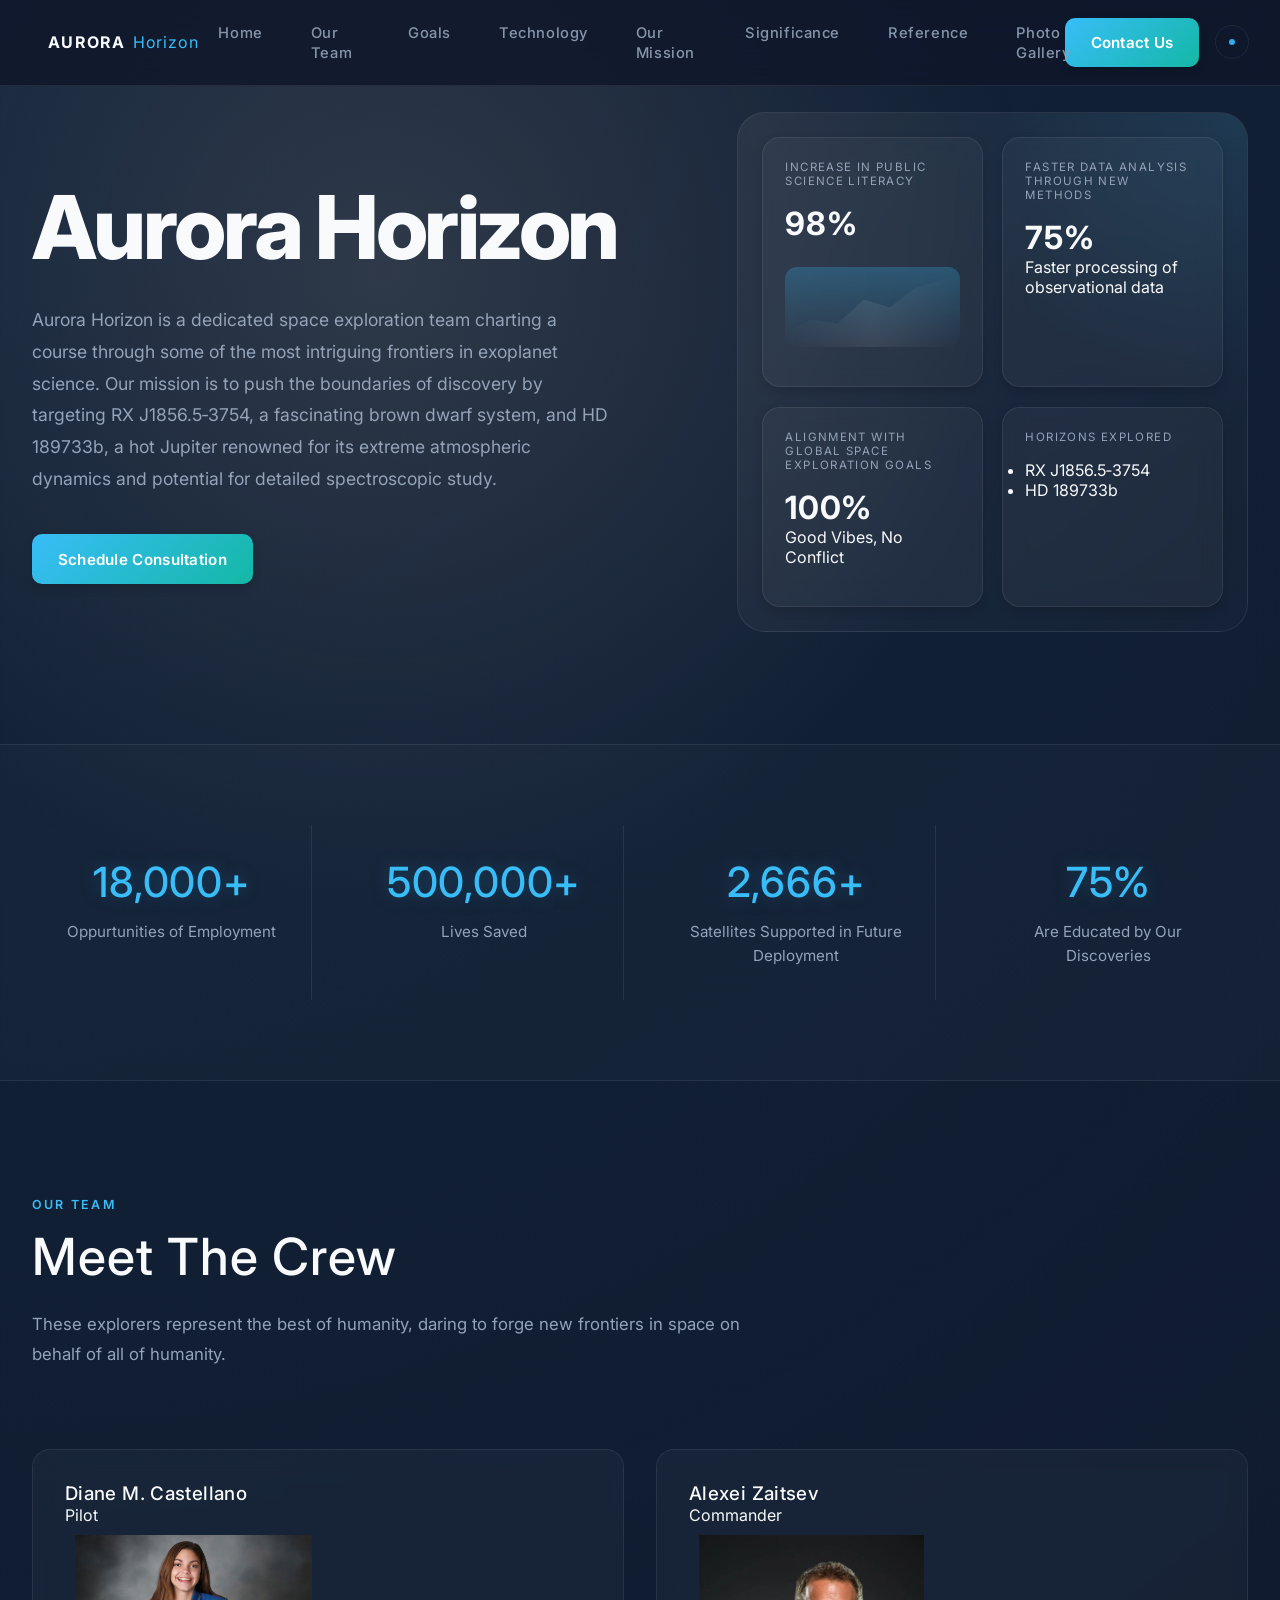
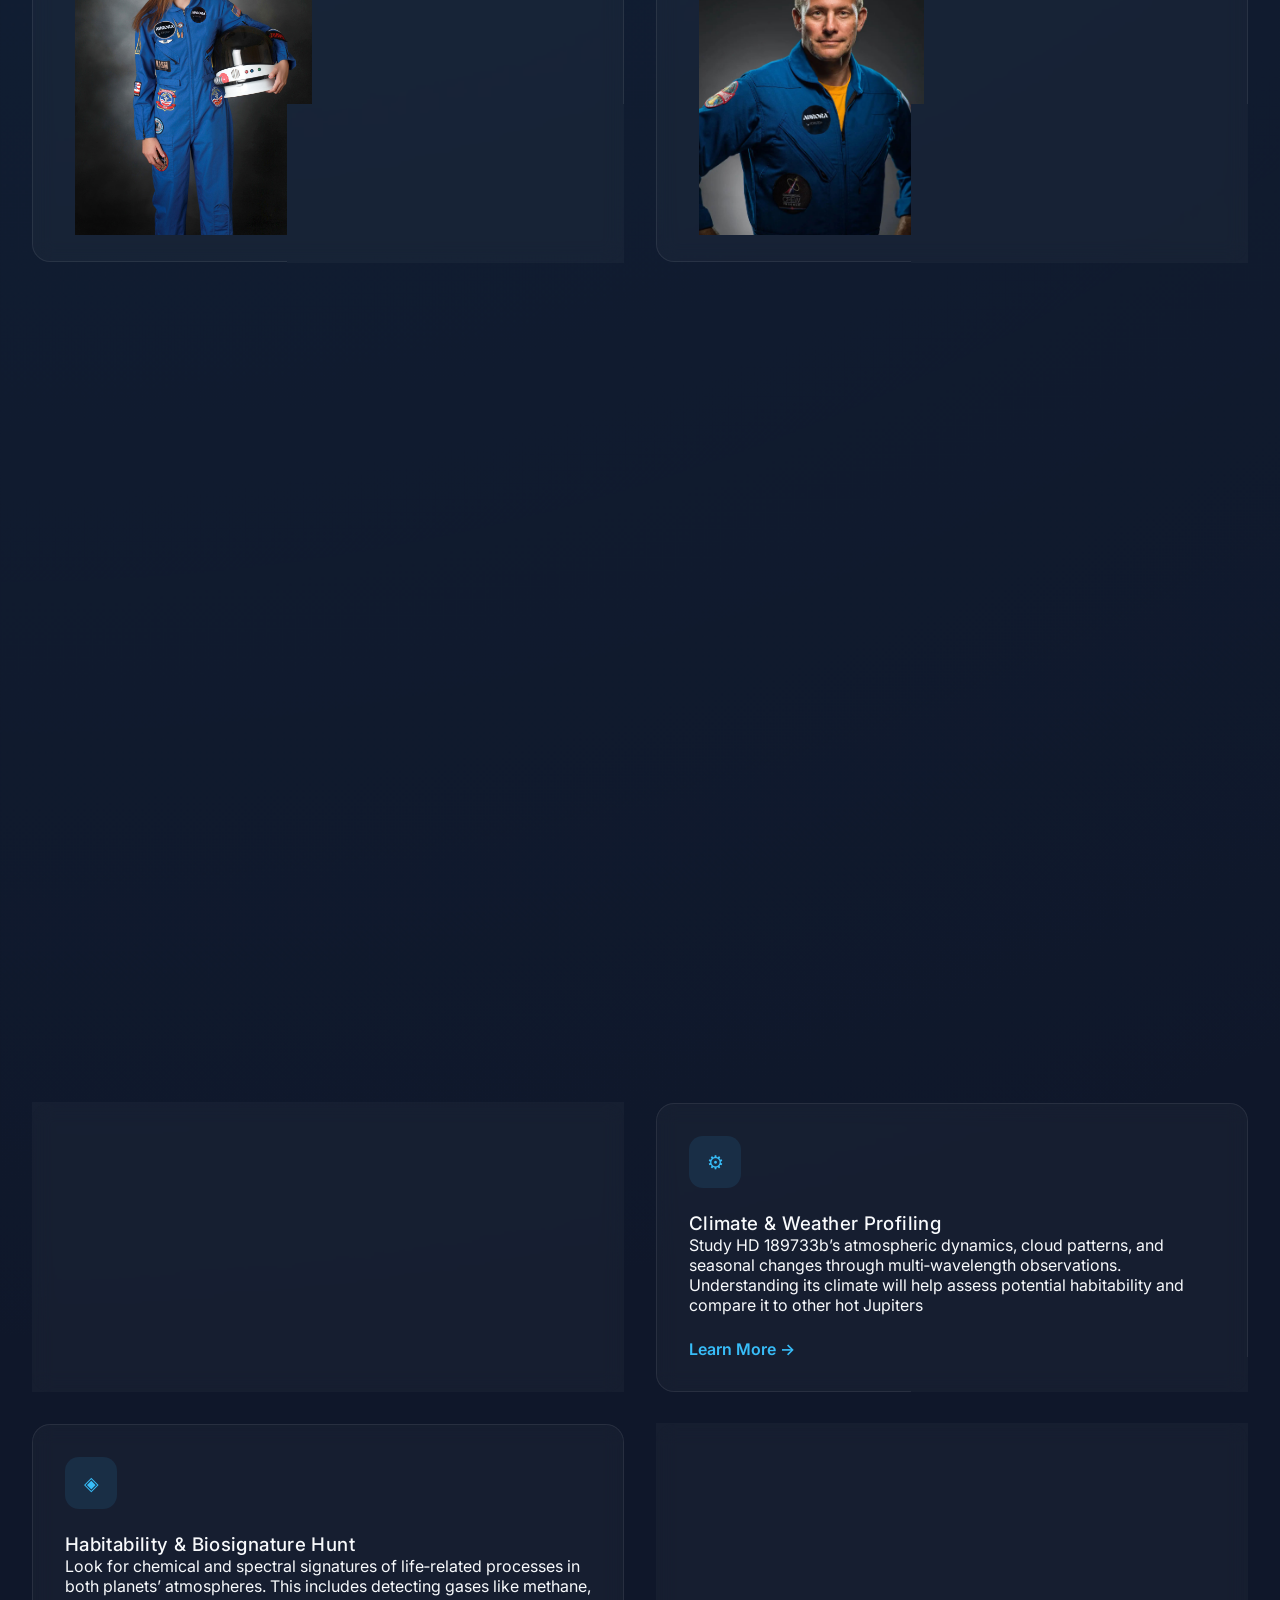
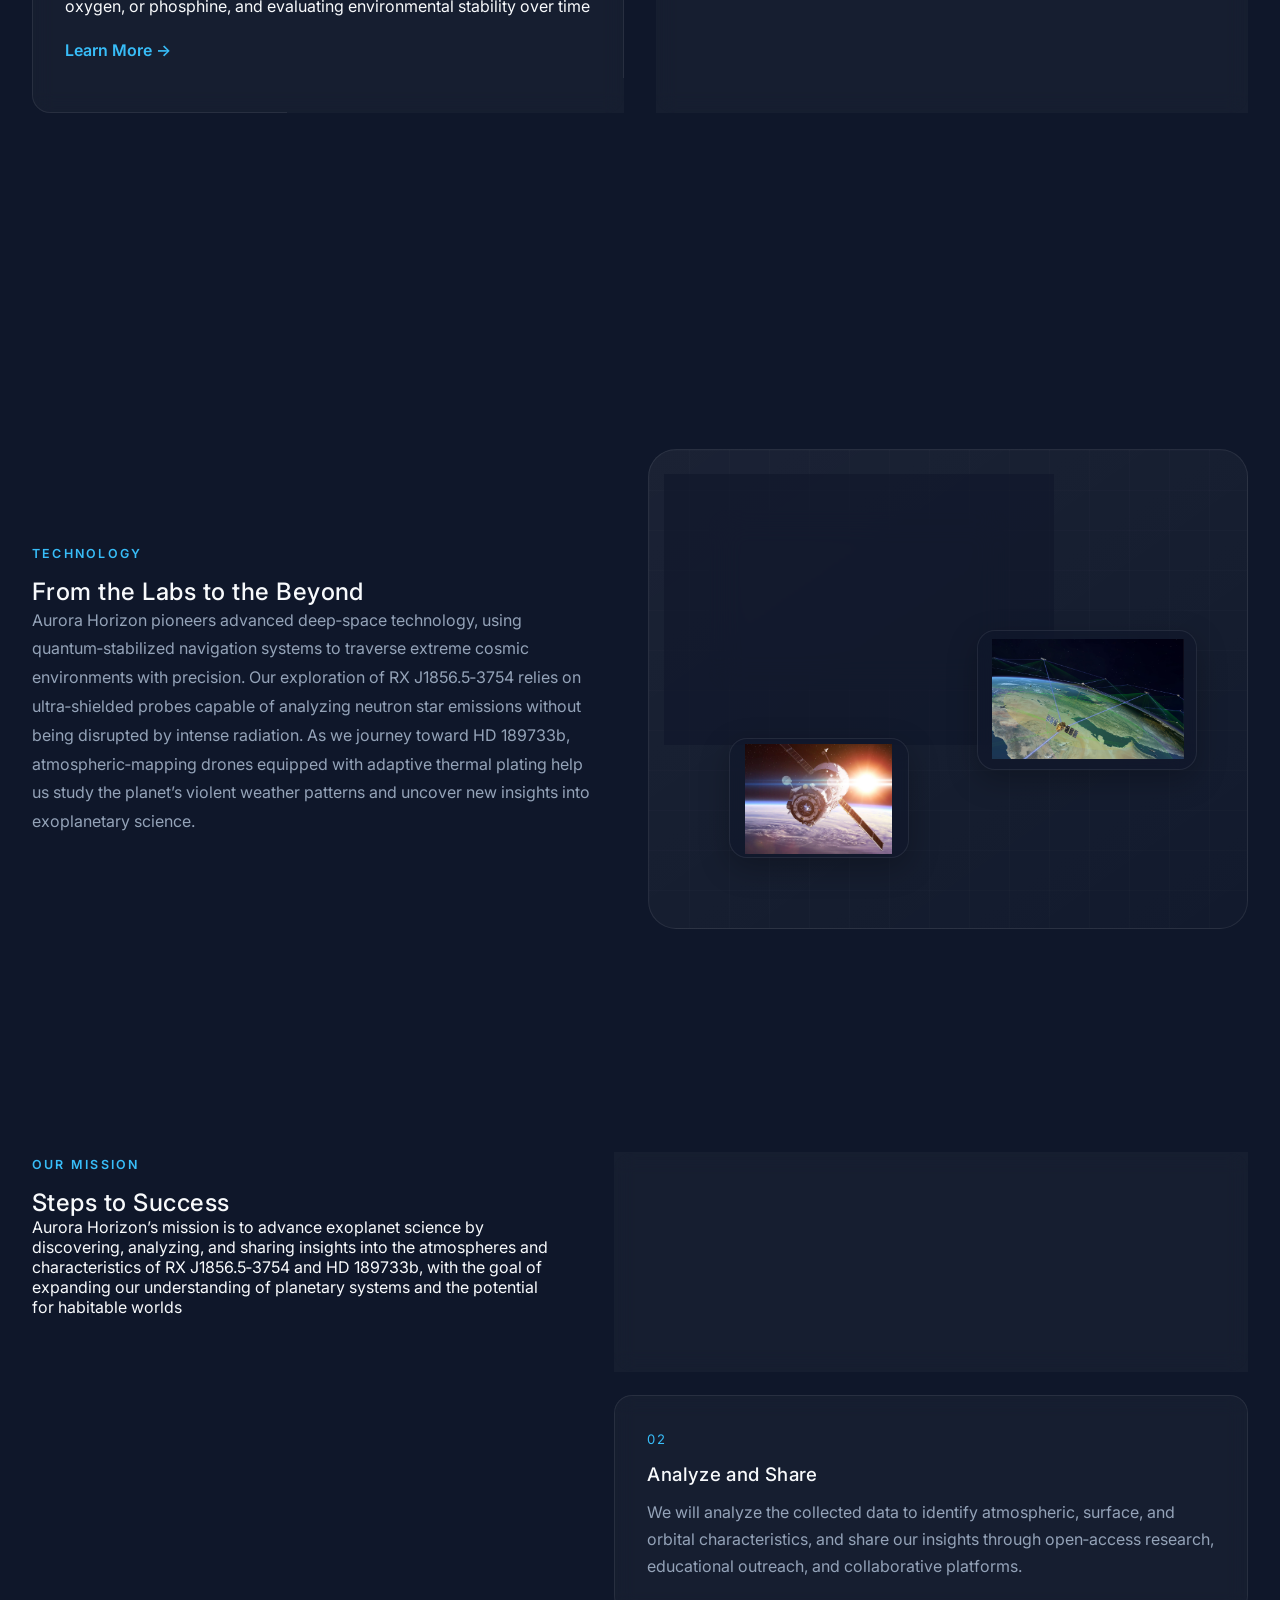
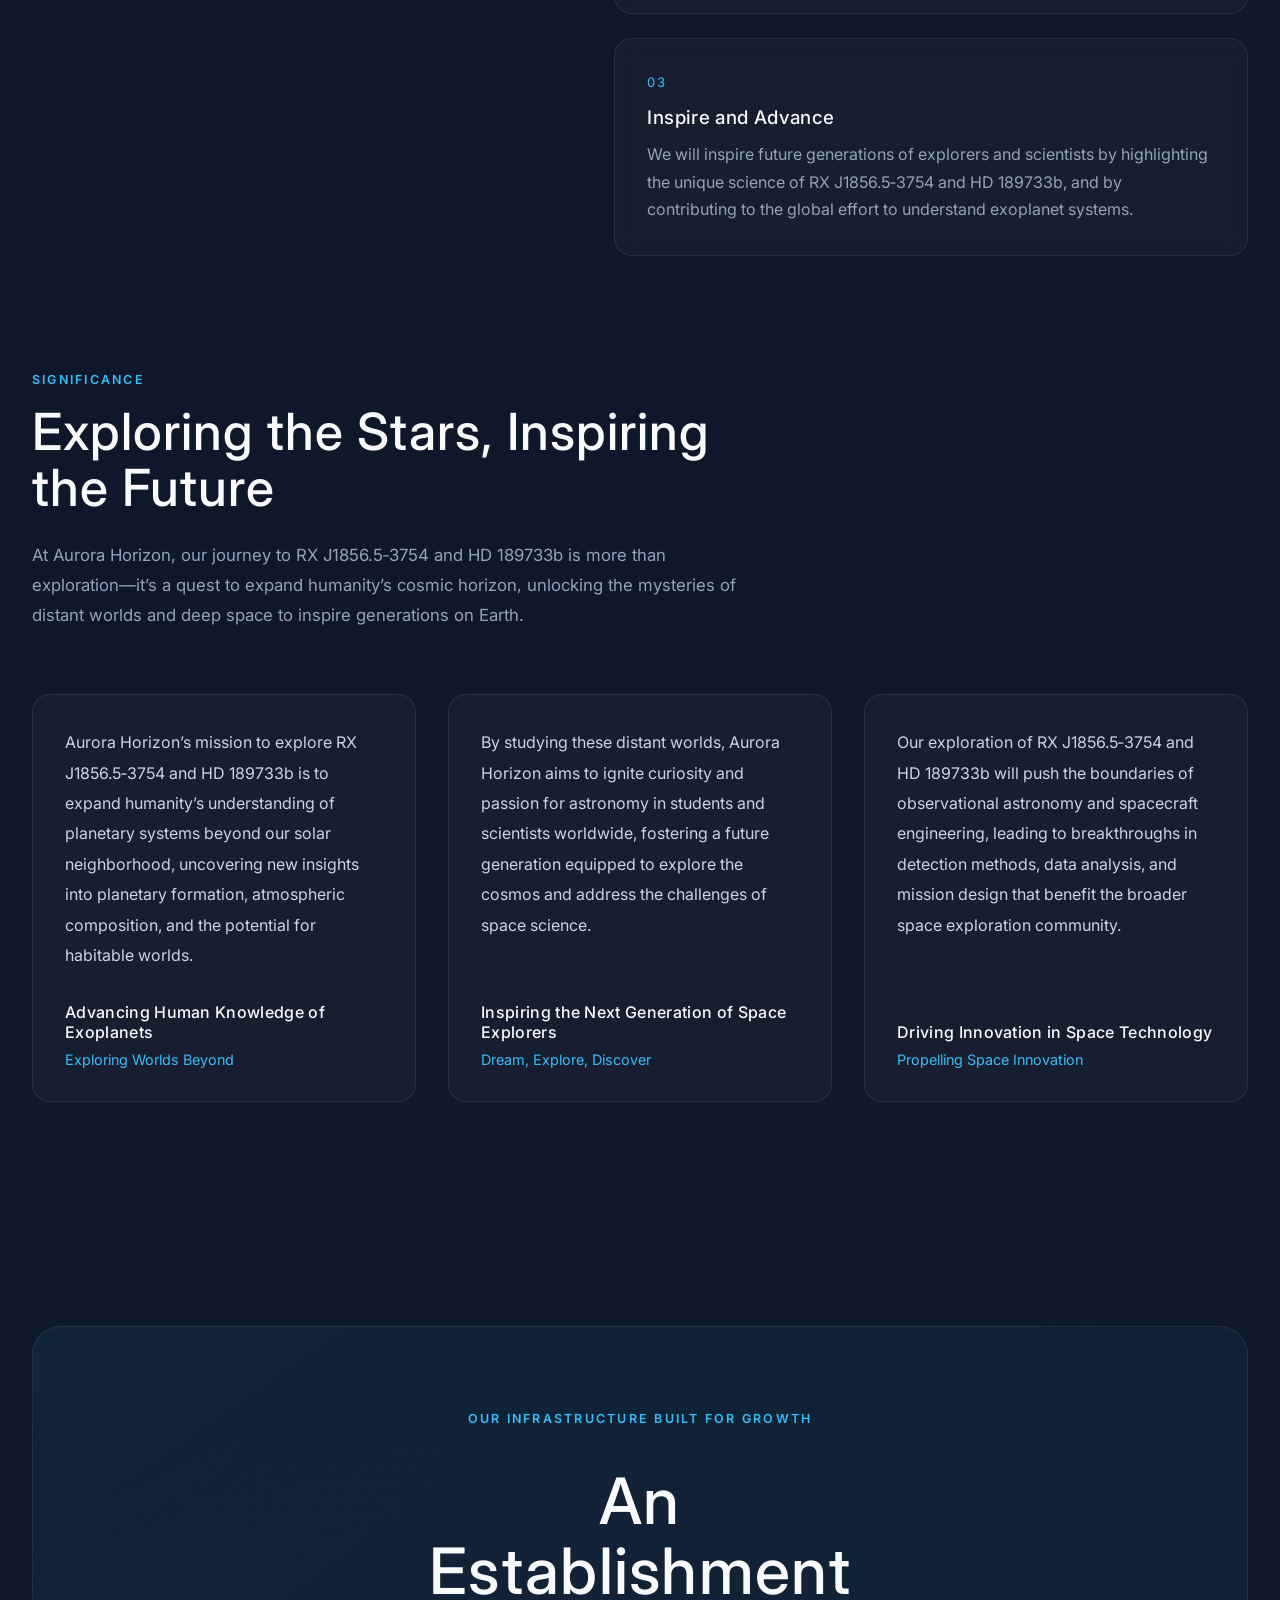
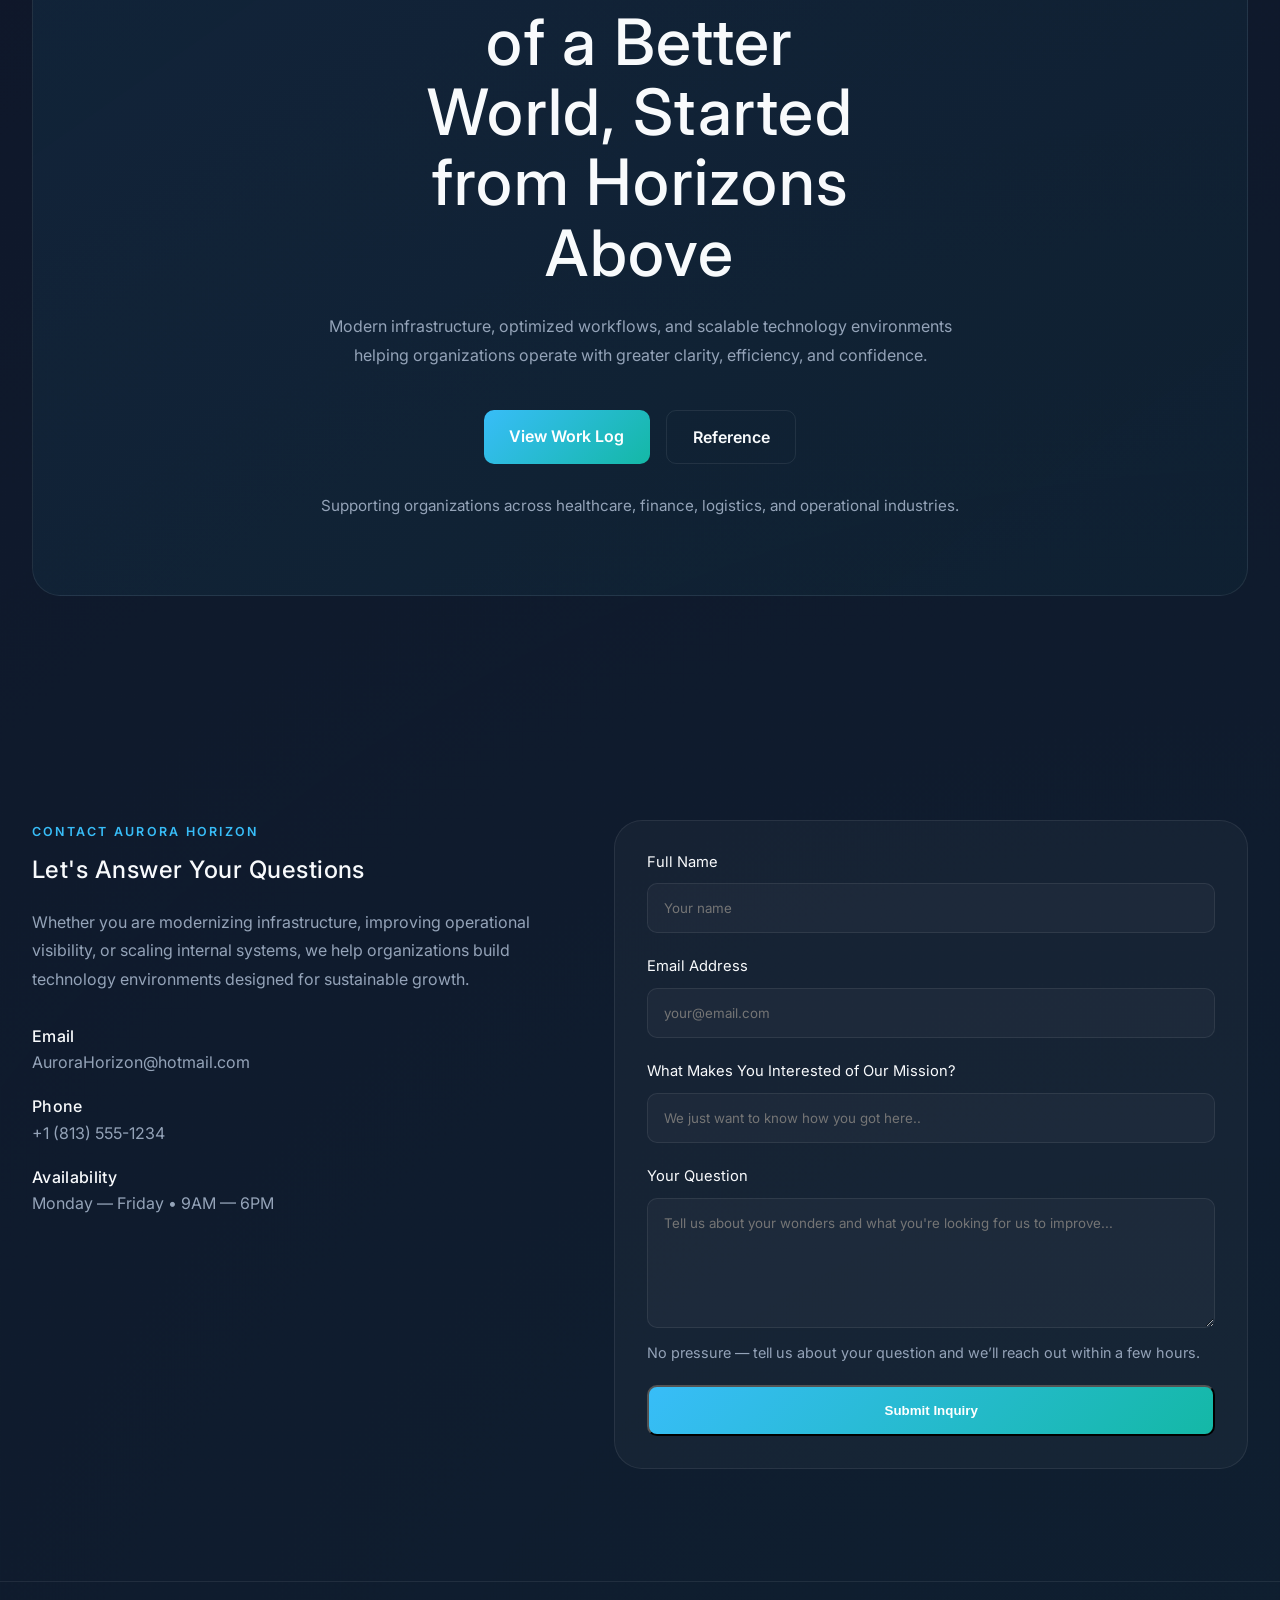
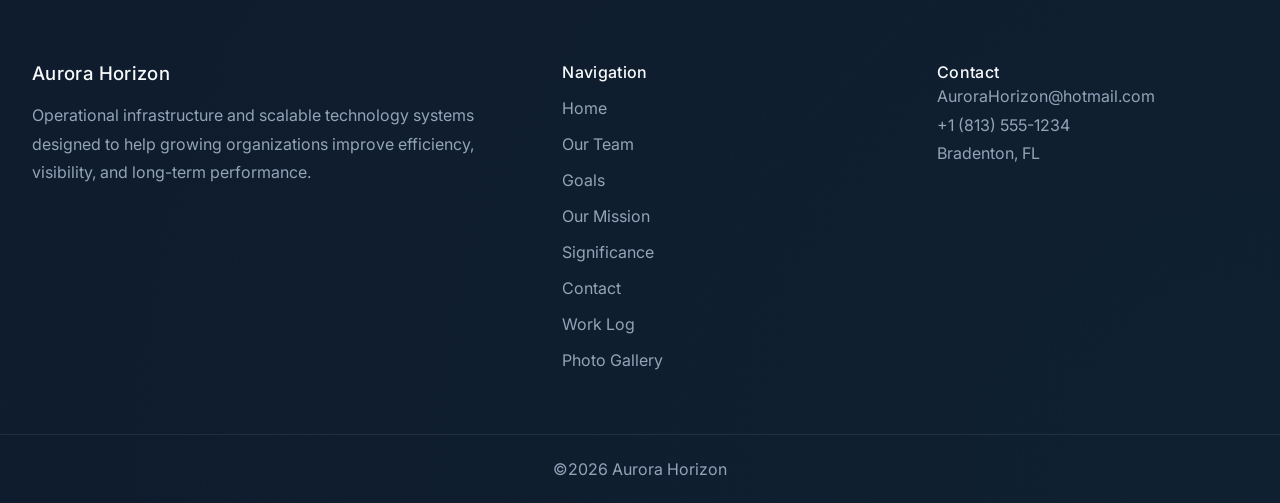
<file: index.html>
<!DOCTYPE html>
<html lang="en">
  <head>
    <meta charset="UTF-8">
    <link rel="stylesheet" href="./style.css">
    <meta name="viewport" content="width=device-width, initial-scale=1.0">
    <title>Aurora Horizon</title>
  </head>
  <body>
  <nav class="navbar">
    <div class="logo">
      <span class="logo-main">Aurora</span>
      <span class="logo-accent">Horizon</span>
    </div>

    <ul class="nav-links">
      <li><a href="#Home">Home</a></li>
      <li><a href="#Our Team">Our Team</a></li>
      <li><a href="#Goals">Goals</a></li>
      <li><a href="#Technology">Technology</a></li>
      <li><a href="#Our Mission">Our Mission</a></li>
      <li><a href="#Significance">Significance</a></li>
      <li><a href="Reference.html">Reference</a></li>
      <li><a href="Photo Gallery.html">Photo Gallery</a></li>
    </ul>

    <div class="nav-actions">
      <a href="#contact" class="nav-cta">Contact Us</a>
        <button id="themeToggle" class="theme-toggle" aria-label="Toggle Theme">
          <span class="theme-dot"></span>
        </button>
    </div>
    
    <button class="hamburger" id="hamburger" aria-label="Menu" aria-expanded="false">
      <span></span>
      <span></span>
      <span></span>
    </button>

  </nav>

    <main>
  
<section class="hero" id="home">
  <div class="container hero-inner">
    <div class="hero-text">
      <p class="hero-label fade-in"></p>
      <h1 class="hero-title fade-in fade-in-delay-1">Aurora Horizon</h1>
      <p class="hero-subtext fade-in fade-in-delay-2">Aurora Horizon is a dedicated space exploration team charting a course through some of the most intriguing frontiers in exoplanet science. Our mission is to push the boundaries of discovery by targeting RX J1856.5‑3754, a fascinating brown dwarf system, and HD 189733b, a hot Jupiter renowned for its extreme atmospheric dynamics and potential for detailed spectroscopic study.</p>
      <a href="#contact" class="hero-cta fade-in fade-in-delay-3">Schedule Consultation</a>
    </div>

    <div class="hero-visual">
      <div class="dashboard-grid">

  <div class="dashboard-card analytics-card">
    <span class="card-label">Increase in Public Science Literacy</span>
    <h3>98%</h3>
    <div class="mini-chart"></div>
  </div>

  <div class="dashboard-card uptime-card">
    <span class="card-label">Faster Data Analysis Through New Methods</span>
    <h3>75%</h3>
    <p>Faster processing of observational data</p>
  </div>

  <div class="dashboard-card migration-card">
    <span class="card-label">Alignment with Global Space Exploration Goals</span>
    <h3>100%</h3>
    <div class="status-pill">
      Good Vibes, No Conflict
    </div>
  </div>

  <div class="dashboard-card metrics-card">
    <span class="card-label">Horizons Explored</span>

    <ul>
      <li>RX J1856.5‑3754</li>
      <li>HD 189733b</li>
    </ul>
  </div>

</div>
    </div>

  </div>
</section>
    
    <section class="metrics reveal">
      <div class="container metrics-grid">
    <div class="metric reveal reveal-delay-1">
      <h2>18,000+</h2>
      <p>Oppurtunities of Employment</p>
    </div>
    <div class="metric reveal reveal-delay-2">
      <h2>500,000+</h2>
      <p>Lives Saved</p>
    </div>
    <div class="metric reveal reveal-delay-3">
      <h2>2,666+</h2>
      <p>Satellites Supported in Future Deployment</p>
    </div>
      <div class="metric reveal reveal-delay-4">
      <h2>75%</h2>
      <p>Are Educated by Our Discoveries</p>
    </div>
        </div>
  </section>


  <section class="services reveal" id="Our Team">
    <div class="container">
      <div class="section-heading reveal">
        <span class="section-label">
          Our Team
        </span>

        <h2>
          Meet The Crew
        </h2>
        <p> These explorers represent the best of humanity, daring to forge new frontiers in space on behalf of all of humanity.
        </p>
      </div>

      <div class="services-grid">
    <div class="card reveal reveal-left reveal-delay-1">
      <h3>Diane M. Castellano</h3>
      <p>Pilot</p>
      <img src="img.jpg" alt="Diane M. Castellano" width="" height="300" style="position: relative; left: 10px; top: 10px;">
    </div>
    
    <div class="card reveal reveal-delay-2">
      <h3>Alexei Zaitsev</h3>
      <p>Commander</p>
      <img src="img2.jpg" alt="Alexei Zaitsev" width="" height="300" style="position: relative; left: 10px; top: 10px;">
    </div>
    
    <div class="card reveal reveal-right reveal-delay-3">
      <h3>Hélène Marie Vasseur</h3>
      <p>Mission Specialist</p>
      <img src="img3 copy.jpg" alt="Hélène Marie Vasseur" width="" height="300" style="position: relative; left: 10px; top: 10px;">
    </div>

    <div class="card reveal reveal-right reveal-delay-3">
      <h3>Darren Holbrook</h3>
      <p>Mission Specialist</p>
      <img src="img4 copy.jpg" alt="Darren Holbrook" width="" height="300" style="position: relative; left: 10px; top: 10px;">
    </div>
      </div>
      </div>
  </section>

<section class="Goals" id="Goals">
  <div class="container">
  <div class="section-heading reveal">
    <span class="section-label">
      Our Goals
    </span>

    <h2>
      Infinite Horizons, Endless Possibilities
    </h2>
  </div>

  <div class="solutions-grid stagger-group">
    
    <article class="solution-card reveal">
      <div class="solution-icon">
        ↗
      </div>

      <h3>
        Surface & Atmosphere Survey
      </h3>

      <p>
        Use high‑resolution imaging and spectroscopy to chart the planet’s terrain, detect surface materials, and analyze its atmospheric composition. This will reveal whether RX J1856.5‑3754 has habitable conditions, volatile reservoirs, or unique geological features
      </p>

      <a href="#Goals" class="solution-link">
  Learn More →
</a>
    </article>


    <article class="solution-card reveal">
      <div class="solution-icon">
        ⚙
      </div>

      <h3>
        Climate & Weather Profiling
      </h3>

      <p>
        Study HD 189733b’s atmospheric dynamics, cloud patterns, and seasonal changes through multi‑wavelength observations. Understanding its climate will help assess potential habitability and compare it to other hot Jupiters
      </p>
<a href="#Goals" class="solution-link">
  Learn More →
</a>
    </article>
    
    <!-- Card 3 -->
    <article class="solution-card reveal">
      <div class="solution-icon">
        ◈
      </div>

      <h3>
        Habitability & Biosignature Hunt
      </h3>

      <p>
        Look for chemical and spectral signatures of life‑related processes in both planets’ atmospheres. This includes detecting gases like methane, oxygen, or phosphine, and evaluating environmental stability over time
      </p>
      <a href="#Goals" class="solution-link">
  Learn More →
      </a>
    </article>

    <article class="solution-card reveal">
      <div class="solution-icon">
        ◈
      </div>

      <h3>
        System Comparison & Evolution Study
      </h3>

      <p>
        Analyze the orbital architecture, stellar properties, and planetary formation histories of RX J1856.5‑3754 and HD 189733b. This comparative approach will shed light on how planetary systems evolve and whether certain configurations favor life
      </p>
      <a href="#Goals" class="solution-link">
  Learn More →
      </a>
    </article>
  </div>
  </div>
</section>

    <section class="intelligence-panel" id="Technology"></section>

  <div class="container intelligence-layout">

    <div class="intelligence-text">
      <span class="section-label">
        Technology
      </span>

      <h2>
        From the Labs to the Beyond
      </h2>

      <p>
        Aurora Horizon pioneers advanced deep‑space technology, using quantum‑stabilized navigation systems to traverse extreme cosmic environments with precision. Our exploration of RX J1856.5‑3754 relies on ultra‑shielded probes capable of analyzing neutron star emissions without being disrupted by intense radiation. As we journey toward HD 189733b, atmospheric‑mapping drones equipped with adaptive thermal plating help us study the planet’s violent weather patterns and uncover new insights into exoplanetary science.
    </div>

    <div class="intelligence-visual">

      <div class="intel-card large">
      <img src="spacep.jpg" alt="Space Photo" width="" height="157" style="position: relative; left: 10px; top: 10px;">
      </div>
      <div class="intel-card small">
       <img src="spacep2.webp" alt="Space Photo 2" width="" height="110" style="position: relative; left: 15px; top: 5px;">
       </div>
      <div class="intel-card analytics">
       <img src="ip.avif" alt="Space Photo 3" width="" height="120" style="position: relative; left: 14px; top: 8px;">
       </div>

    </div>

  </div>

</section>

     <section class="services reveal" id="Our Mission"></section>
  <div class="container workflow-grid">

    <div class="workflow-text">
      <span class="section-label">
        Our Mission
      </span>

      <h2>
      Steps to Success
      </h2>

      <p>
        Aurora Horizon’s mission is to advance exoplanet science by discovering, analyzing, and sharing insights into the atmospheres and characteristics of RX J1856.5‑3754 and HD 189733b, with the goal of expanding our understanding of planetary systems and the potential for habitable worlds
      </p>
    </div>

    <div class="workflow-steps">

      <div class="workflow-step">
        <span>01</span>
        <h3>Discover and Document</h3>
        <p>We will explore RX J1856.5‑3754 and HD 189733b to gather high‑resolution observational data, map planetary environments, and record scientific findings for the global community.</p>
      </div>

      <div class="workflow-step">
        <span>02</span>
        <h3>Analyze and Share</h3>
        <p>We will analyze the collected data to identify atmospheric, surface, and orbital characteristics, and share our insights through open‑access research, educational outreach, and collaborative platforms.</p>
      </div>

      <div class="workflow-step">
        <span>03</span>
        <h3>Inspire and Advance</h3>
        <p>We will inspire future generations of explorers and scientists by highlighting the unique science of RX J1856.5‑3754 and HD 189733b, and by contributing to the global effort to understand exoplanet systems.
        </p>
      </div>

    </div>
  </div>
</section>

<section class="results" id="Significance">
  <div class="container">
  <div class="section-heading reveal">
    <span class="section-label">
      Significance
    </span>
    <h2>
      Exploring the Stars, Inspiring the Future
    </h2>
    <p>
      At Aurora Horizon, our journey to RX J1856.5‑3754 and HD 189733b is more than exploration—it’s a quest to expand humanity’s cosmic horizon, unlocking the mysteries of distant worlds and deep space to inspire generations on Earth.
    </p>
  </div>
    
  <div class="results-grid">

    <article class="results-card">
      <p class="results-quote">
        Aurora Horizon’s mission to explore RX J1856.5‑3754 and HD 189733b is to expand humanity’s understanding of planetary systems beyond our solar neighborhood, uncovering new insights into planetary formation, atmospheric composition, and the potential for habitable worlds.
      </p>
      <div class="results-author">
        <h4>
          Advancing Human Knowledge of Exoplanets
        </h4>
        <span>
          Exploring Worlds Beyond
        </span>
      </div>
    </article>

    <article class="results-card">
      <p class="results-quote">
        By studying these distant worlds, Aurora Horizon aims to ignite curiosity and passion for astronomy in students and scientists worldwide, fostering a future generation equipped to explore the cosmos and address the challenges of space science.
      </p>
      
      <div class="results-author">
        <h4>Inspiring the Next Generation of Space Explorers</h4>
        <span>Dream, Explore, Discover</span>
      </div>
    </article>

    <article class="results-card">
      <p class="results-quote">
        Our exploration of RX J1856.5‑3754 and HD 189733b will push the boundaries of observational astronomy and spacecraft engineering, leading to breakthroughs in detection methods, data analysis, and mission design that benefit the broader space exploration community.
      </p>
      
      <div class="results-author">
        <h4>Driving Innovation in Space Technology</h4>
        <span>Propelling Space Innovation</span>
      </div>
    </article>
  </div>
  </div>
</section>
    

<section class="final-cta" id="consultation">
   <div class="container">

  <div class="cta-container">
    <span class="section-label">
      Our Infrastructure Built For Growth
    </span>
    
    <h2>
      An Establishment of a Better World, Started from Horizons Above
    </h2>
    
    <p>
      Modern infrastructure, optimized workflows, and scalable
      technology environments helping organizations operate
      with greater clarity, efficiency, and confidence.
    </p>

    <div class="cta-actions">
      <a href="Work Log.html" class="btn-primary">
        View Work Log
      </a>
      <a href="Reference.html" class="btn-secondary">
       Reference
      </a>
    </div>

    <div class="cta-trust">
      <span>
        Supporting organizations across healthcare, finance, logistics, and operational industries.
      </span>
    </div>
  </div>
   </div>
</section>

<section class="contact" id="contact">
  <div class="container">
  <div class="contact-wrapper">

    <div class="contact-info">
      <span class="section-label">
        Contact Aurora Horizon
      </span>
      <h2>
        Let's Answer Your Questions
      </h2>
      <p>
       Whether you are modernizing infrastructure, improving operational visibility, or scaling internal systems, we help  organizations build technology environments designed for sustainable growth.
      </p>
      
      <div class="contact-details">
        <div class="contact-item">
          <h4>
            Email
          </h4>
          <span>
            AuroraHorizon@hotmail.com
          </span>
        </div>

        <div class="contact-item">
          <h4>
            Phone
          </h4>
          <span>
            +1 (813) 555-1234
          </span>
        </div>

        <div class="contact-item">
          <h4>
            Availability
          </h4>
          <span>
            Monday — Friday • 9AM — 6PM
          </span>
        </div>
      </div>
    </div>



    <div class="contact-form-container">
      <form class="contact-form"
        id="contact-form"
        action="https://formspree.io/f/xdabpana"
        method="POST">
        <div class="form-group">
          <label for="name">
            Full Name
          </label>

          <input 
            type="text"
            id="name"
            name="name"
            aria-label="Full Name"
            placeholder="Your name"
            autocomplete="name"
            autocomplete="email"
            required
          >

        </div>

        <div class="form-group">
          <label for="email">
            Email Address
          </label>

          <input 
            type="email"
            id="email"
            name="email"
            aria-label="Email"
            placeholder="your@email.com"
            autocomplete="name"
            autocomplete="email"
            required
          >
        </div>

        <div class="form-group">
          <label for="business">
            What Makes You Interested of Our Mission?
          </label>

          <input 
            type="text"
            id="business"
            name="business"
            aria-label="Business Name"
            placeholder="We just want to know how you got here.."
          >

        </div>

        <div class="form-group">
          <label for="message">
            Your Question
          </label>
          <textarea 
            id="message"
            name="message"
            rows="6"
            aria-label="Project Goals"
            placeholder="Tell us about your wonders and what you're looking for us to improve..."
            required></textarea>
             <p class="form-note">
  No pressure — tell us about your question and we’ll reach out within a few hours.
</p>
      </div>

        <button type="submit" class="btn-primary contact-submit">
          Submit Inquiry
        </button>
      </form>
    </div>
  </div>
  </div>
</section>
    </main>
  


<footer class="footer">
  <div class="footer-container">

    <div class="footer-brand">
      <h3 class="footer-logo">
        Aurora Horizon
      </h3>

      <p>
        Operational infrastructure and scalable technology systems designed to help growing organizations improve efficiency, visibility, and long-term performance.
      </p>

    </div>


    <div class="footer-links">
      <h4>Navigation</h4>
      <a href="#home">Home</a>
      <a href="#Our Team">Our Team</a>
      <a href="#Goals">Goals</a>
      <a href="#Our Mission">Our Mission</a>
      <a href="#Significance">Significance</a>
      <a href="#contact">Contact</a>
      <a href="Work Log.html">Work Log</a>
      <a href="Photo Gallery.html">Photo Gallery</a>
    </div>


    <div class="footer-contact">
      <h4>Contact</h4>
      <p>AuroraHorizon@hotmail.com</p>
      <p>+1 (813) 555-1234</p>
      <p>Bradenton, FL</p>
    </div>
  </div>

  <div class="footer-bottom">
    <p>
      ©<span id="current-year"></span> Aurora Horizon 
    </p>
  </div>
</footer>
  

    <script src="./script.js"></script>
  </body>
</html>
</file>
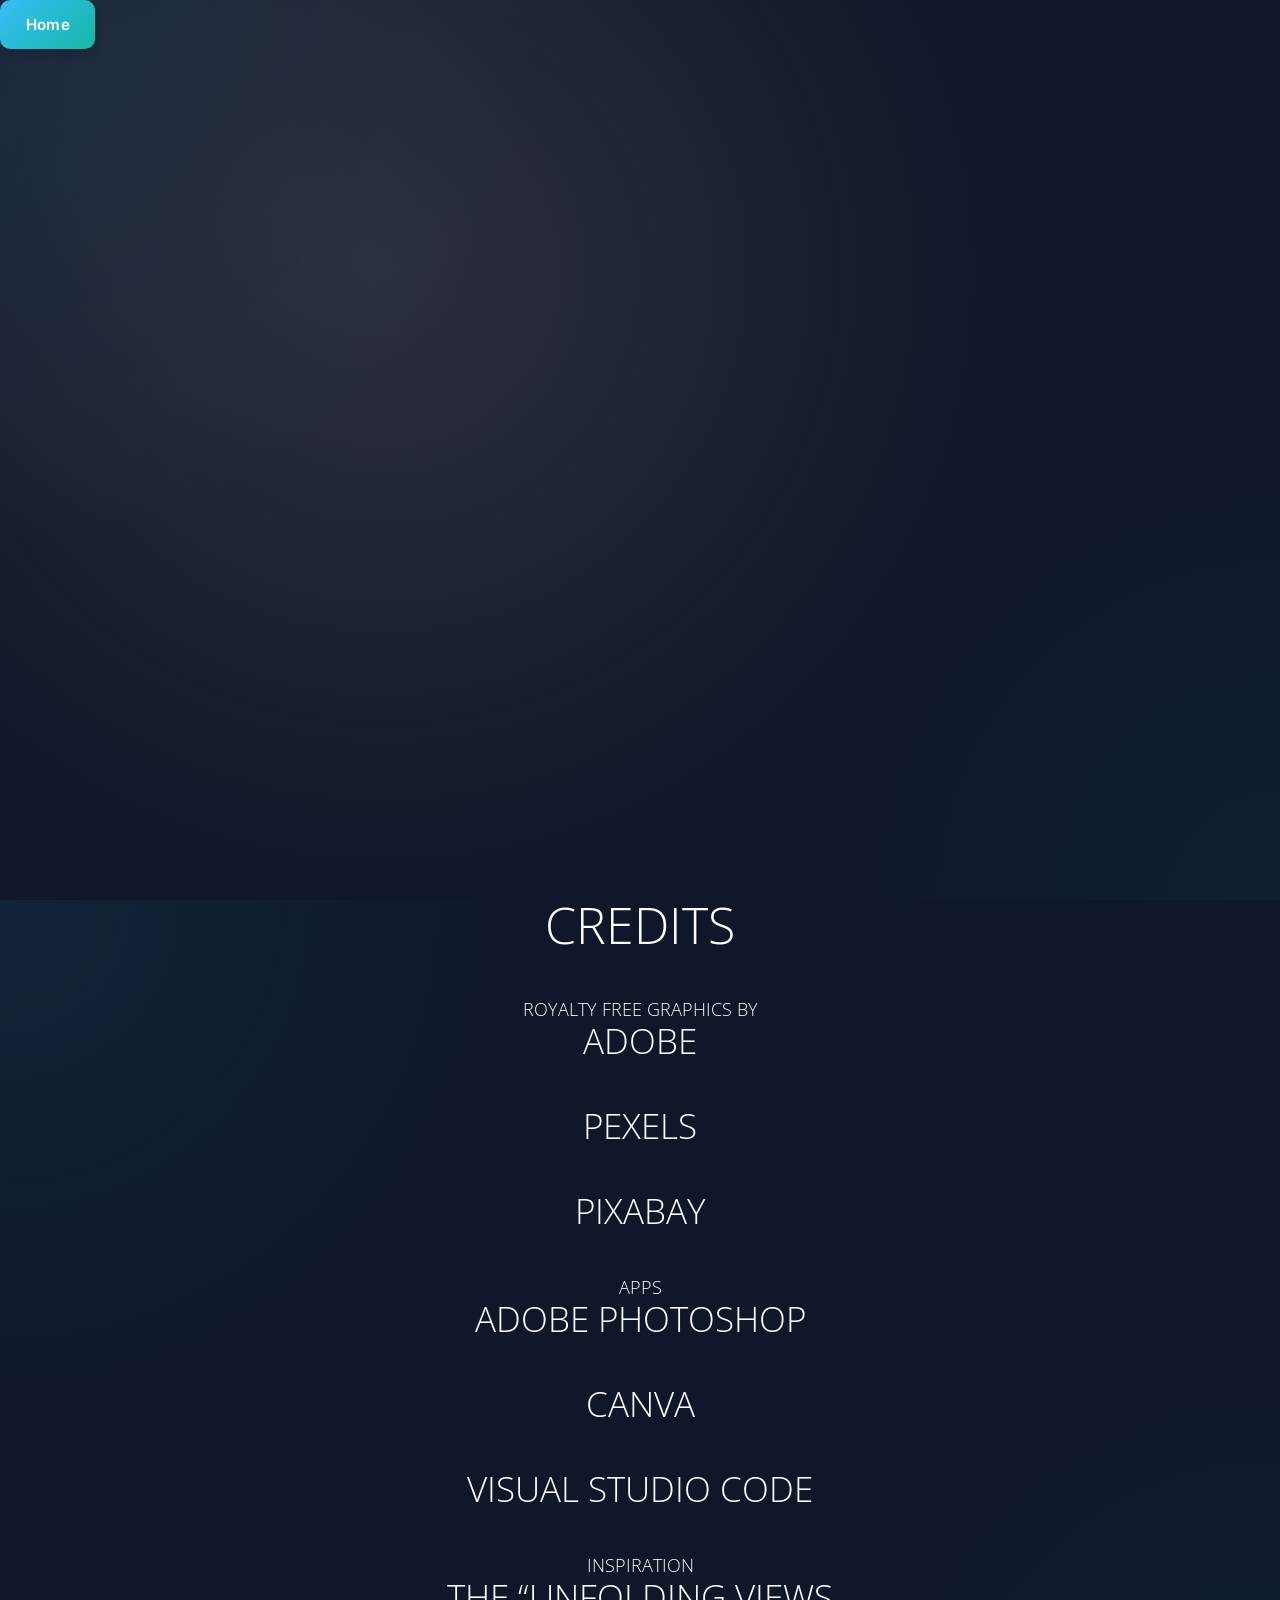
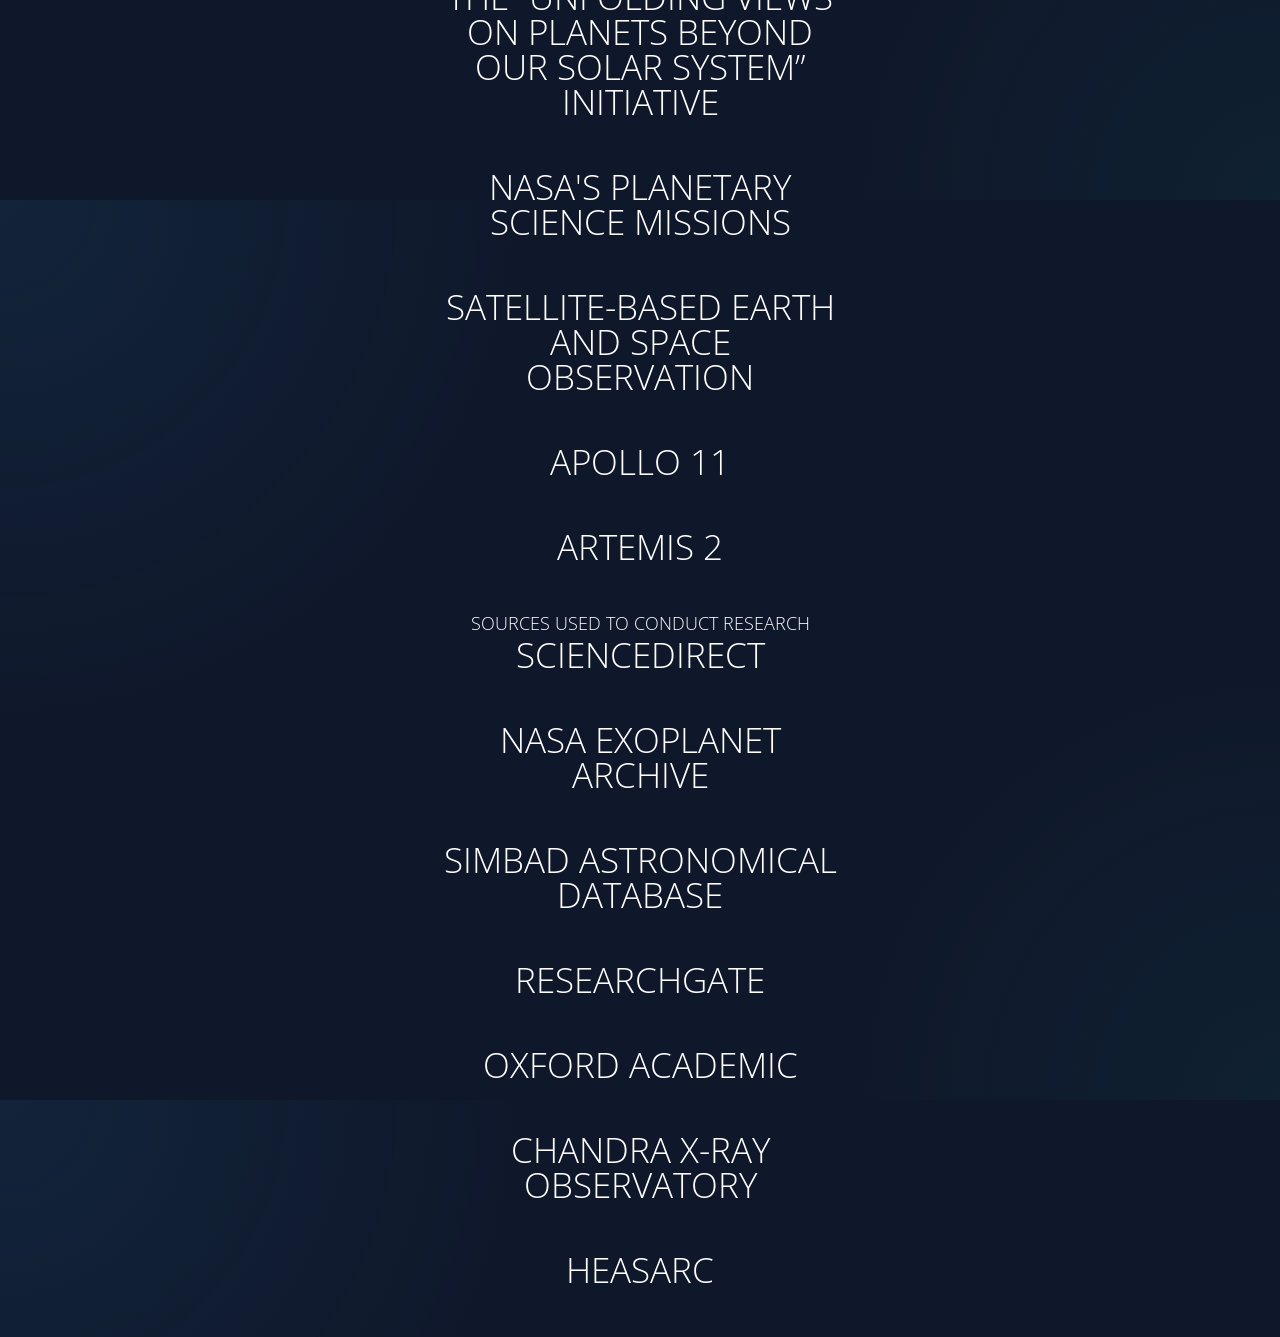
<file: Credits.html>
<!DOCTYPE html>
<html lang="en">
  <head>
    <meta charset="UTF-8">
    <link rel="stylesheet" href="credits.css">
    <link rel="stylesheet" href="style.css">
    <meta name="viewport" content="width=device-width, initial-scale=1.0">
    <title>Credits</title>
  </head>
   <div class="nav-actions">
      <a href="index.html" class="nav-cta">Home</a>
    </div>
<div class='wrapper'>
  <div class='movie'>Credits</div>
  <div class='job'>Royalty Free Graphics by</div>
  <div class='name'>Adobe</div>
  <div class='name'>Pexels</div>
  <div class='name'>Pixabay</div>
  <div class='job'>Apps</div>
  <div class='name'>Adobe Photoshop</div>
  <div class='name'>Canva</div>
  <div class='name'>Visual Studio Code</div>
   <div class='job'>Inspiration</div>
     <div class='name'>The “Unfolding Views on Planets Beyond Our Solar System” Initiative</div>
       <div class='name'>NASA's Planetary Science Missions</div>
         <div class='name'>Satellite-Based Earth and Space Observation</div>
         <div class='name'>Apollo 11</div>
          <div class='name'>Artemis 2</div>
            <div class='job'>Sources Used to conduct Research</div>
            <div class='name'>ScienceDirect</div>
            <div class='name'>NASA Exoplanet Archive</div>
            <div class='name'>SIMBAD Astronomical Database</div>
            <div class='name'>ResearchGate</div>
            <div class='name'>Oxford Academic</div>
            <div class='name'>Chandra X-ray Observatory</div>
            <div class='name'>HEASARC</div>
            
     
</div>
</html>
</file>
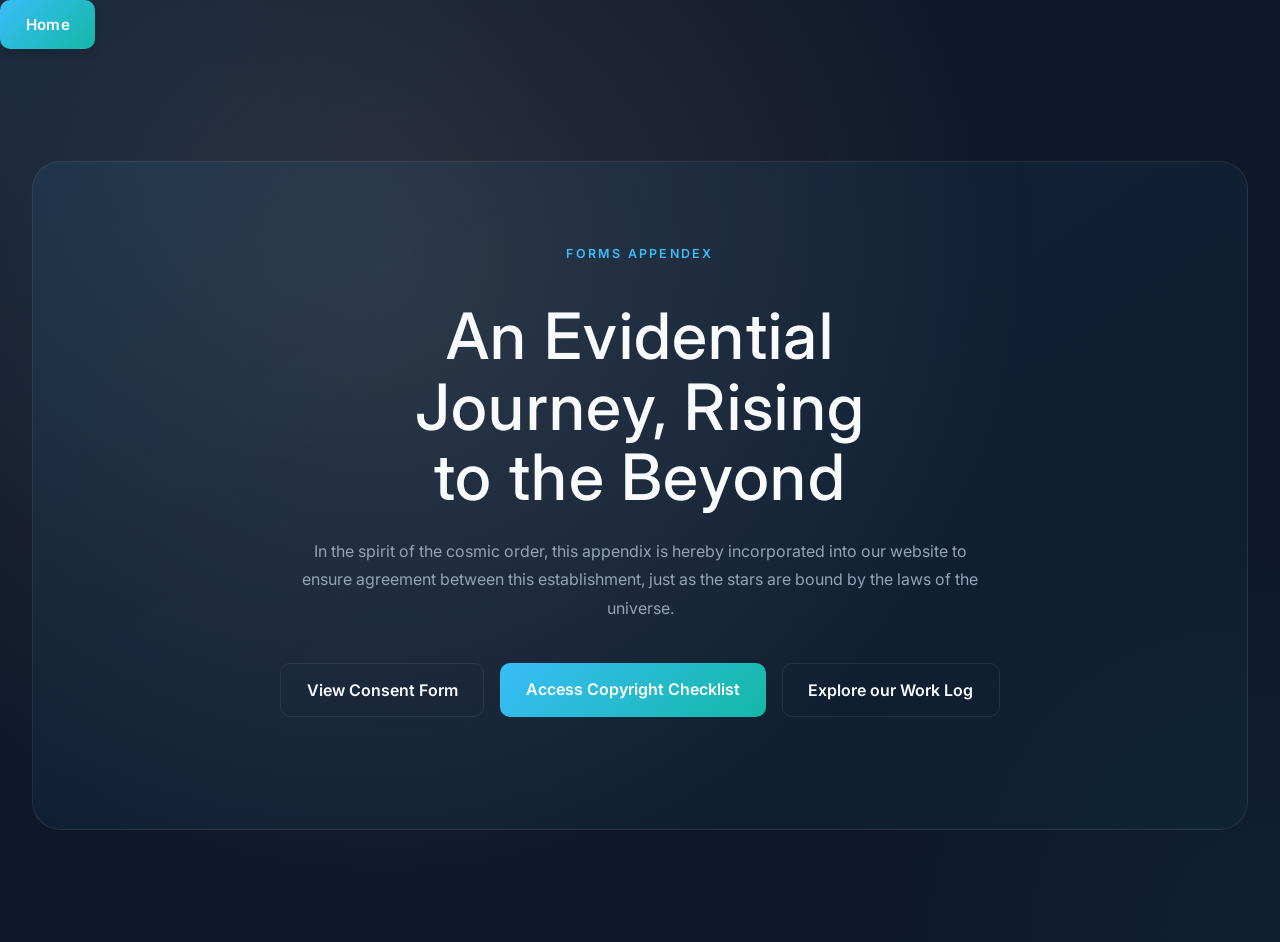
<file: Forms appendix.html>
<!DOCTYPE html>
<html lang="en">
  <head>
    <meta charset="UTF-8">
    <link rel="stylesheet" href="./style.css">
    <meta name="viewport" content="width=device-width, initial-scale=1.0">
    <title>Forms Appendix</title>
  </head>
    <div class="nav-actions">
      <a href="Website TSA.html" class="nav-cta">Home</a>
      </div>
        <section class="final-cta" id="consultation">
   <div class="container">

  <div class="cta-container">
    <span class="section-label">
      Forms Appendex
    </span>
    
    <h2>
      An Evidential Journey, Rising to the Beyond
    </h2>
    
    <p>
      In the spirit of the cosmic order, this appendix is hereby incorporated into our website to ensure agreement between this establishment, just as the stars are bound by the laws of the universe.
    </p>

    <div class="cta-actions">
      <a href="consent form signed.pdf" class="btn-secondary">
        View Consent Form
      </a>
            <a href="coyright form signed copy.pdf" class="btn-primary">
        Access Copyright Checklist
      </a>
            <a href="Work Log.pdf" class="btn-secondary">
       Explore our Work Log
      </a>
    </div>
  </div>
   </div>
</section>
</file>
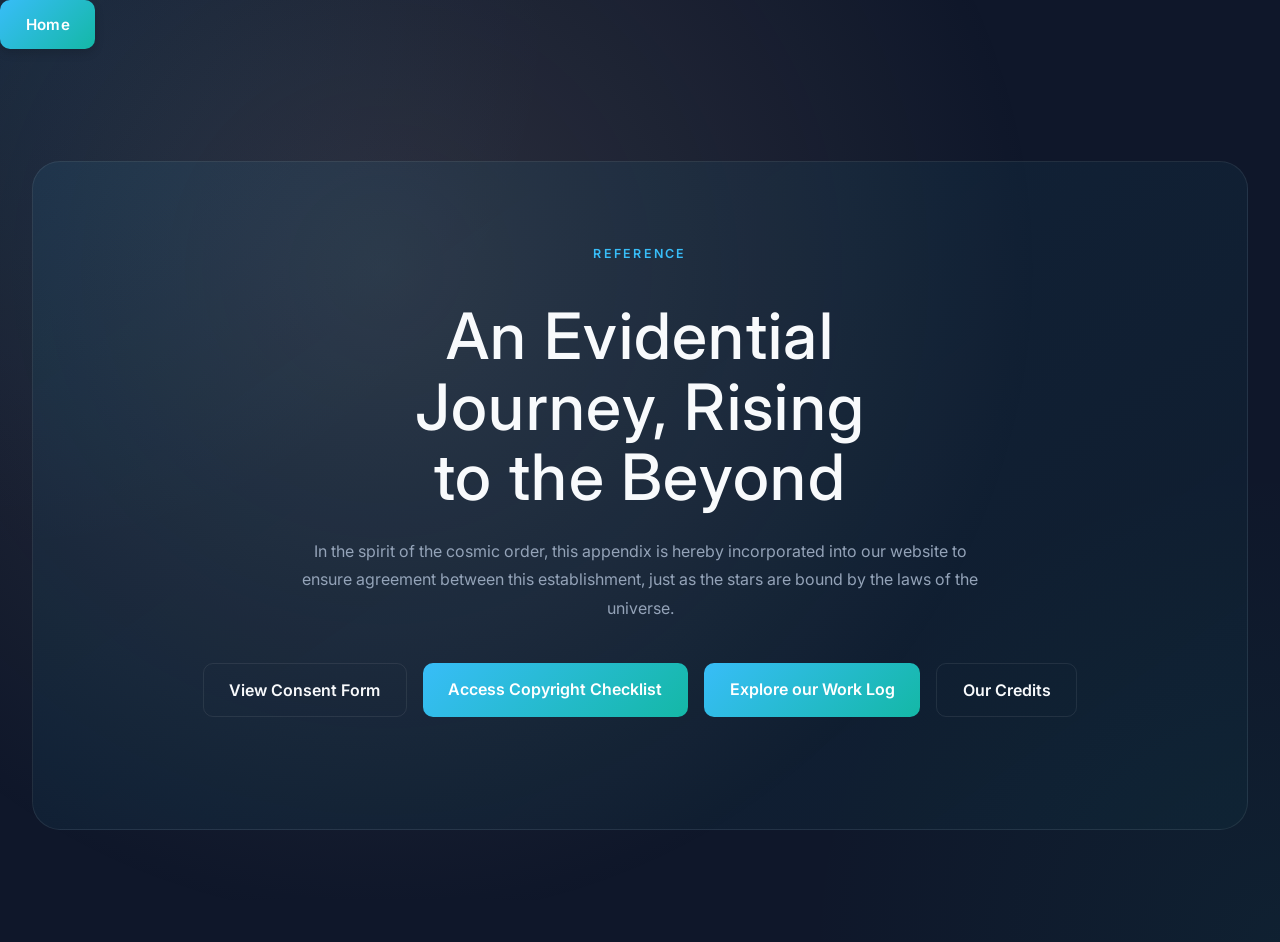
<file: Reference.html>
<!DOCTYPE html>
<html lang="en">
  <head>
    <meta charset="UTF-8">
    <link rel="stylesheet" href="./style.css">
    <meta name="viewport" content="width=device-width, initial-scale=1.0">
    <title>Forms Appendix</title>
  </head>
    <div class="nav-actions">
      <a href="index.html" class="nav-cta">Home</a>
      </div>
        <section class="final-cta" id="consultation">
   <div class="container">

  <div class="cta-container">
    <span class="section-label">
      Reference
    </span>
    
    <h2>
      An Evidential Journey, Rising to the Beyond
    </h2>
    <p>
      In the spirit of the cosmic order, this appendix is hereby incorporated into our website to ensure agreement between this establishment, just as the stars are bound by the laws of the universe.
    </p>

    <div class="cta-actions">
      <a href="consent form signed.pdf" class="btn-secondary">
        View Consent Form
      </a>
            <a href="coyright form signed copy.pdf" class="btn-primary">
        Access Copyright Checklist
      </a>
            <a href="Work Log.html" class="btn-primary">
       Explore our Work Log
      </a>
      <a href="Credits.html" class="btn-secondary">
      Our Credits
      </a>
    </div>
  </div>
   </div>
</section>
</file>
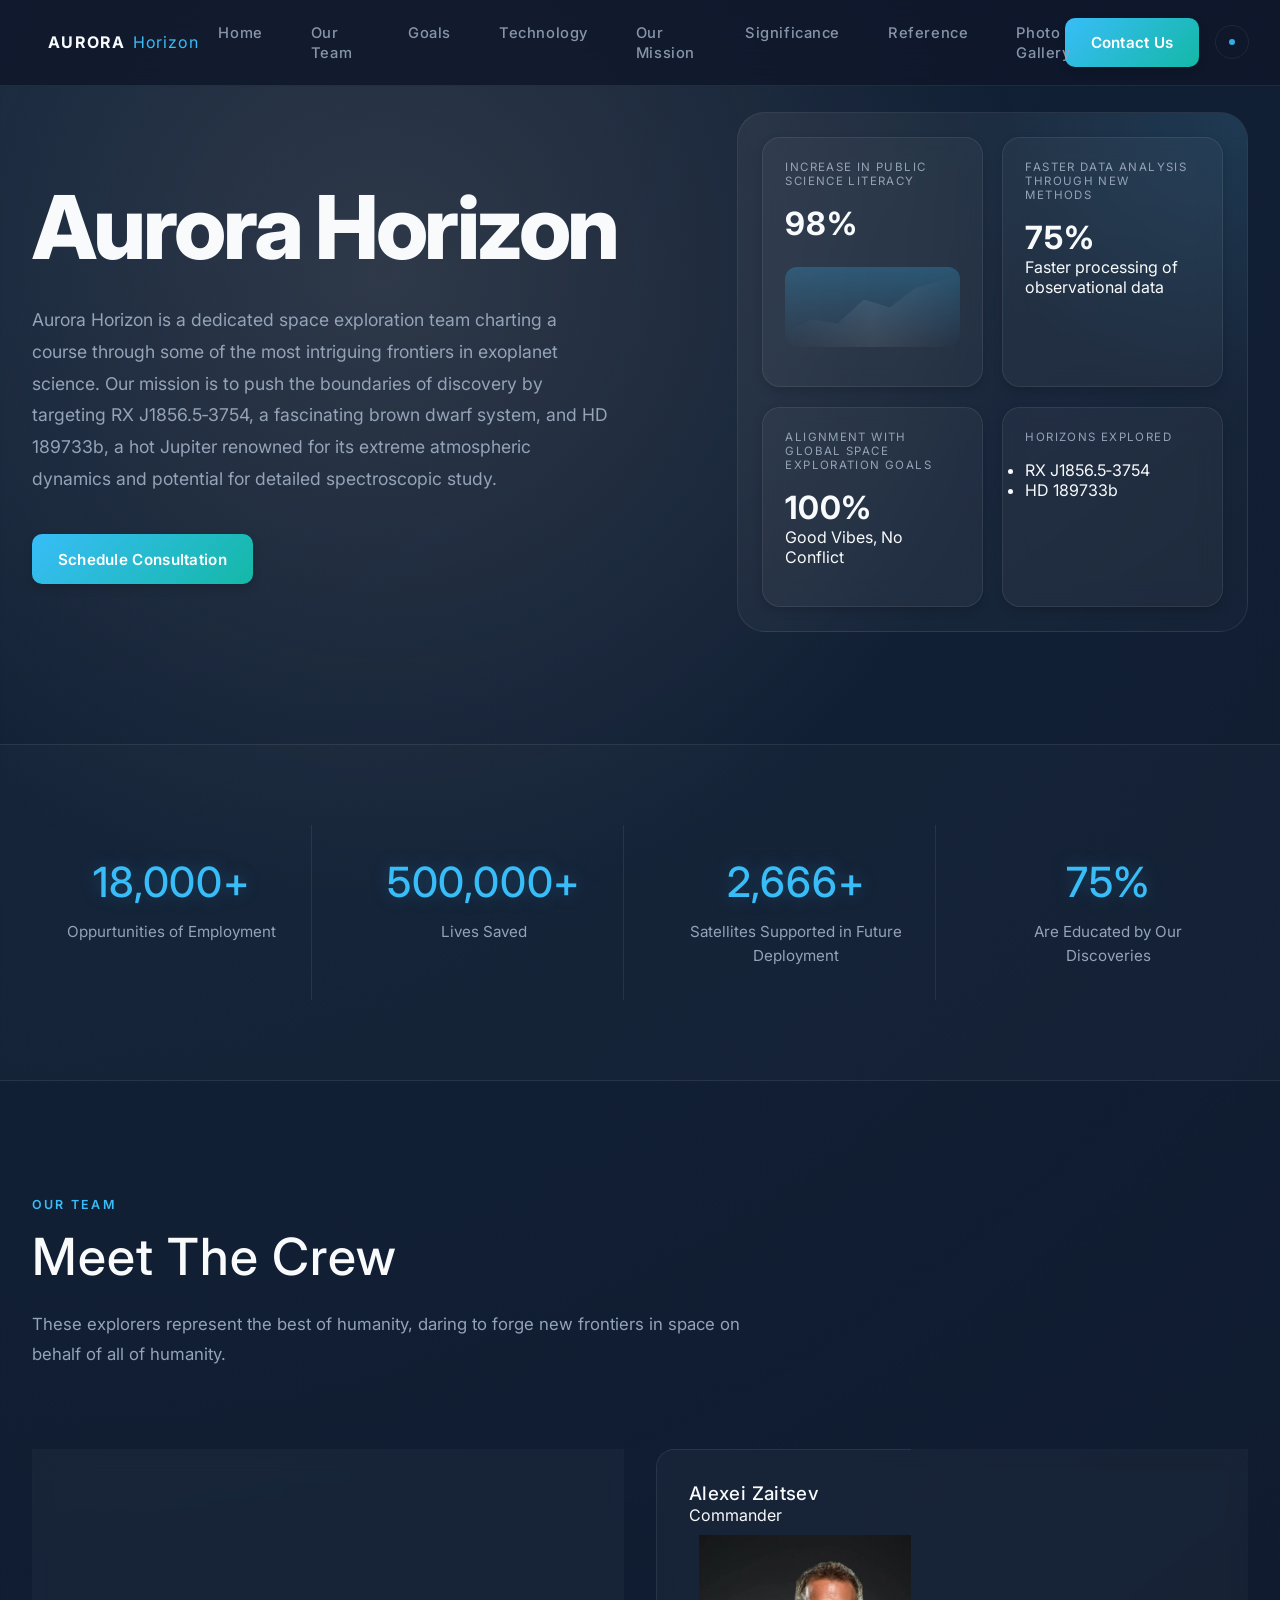
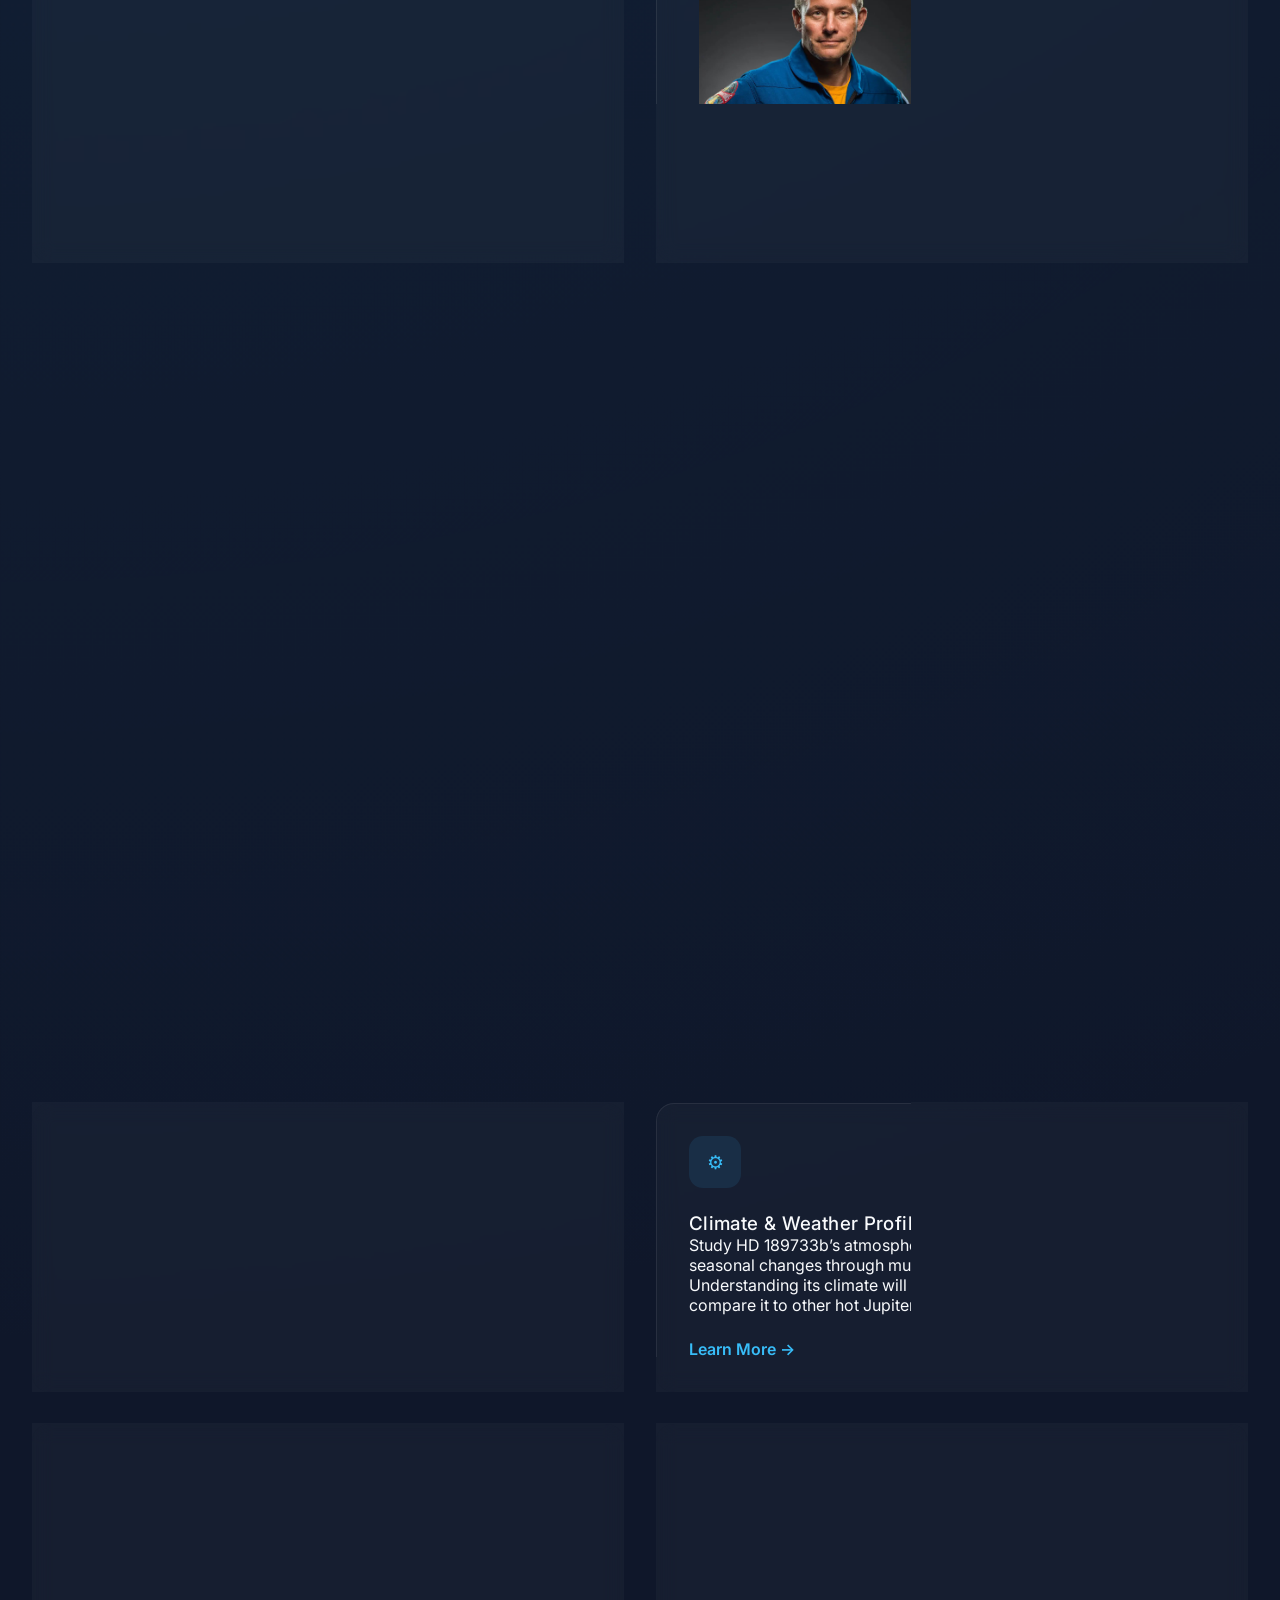
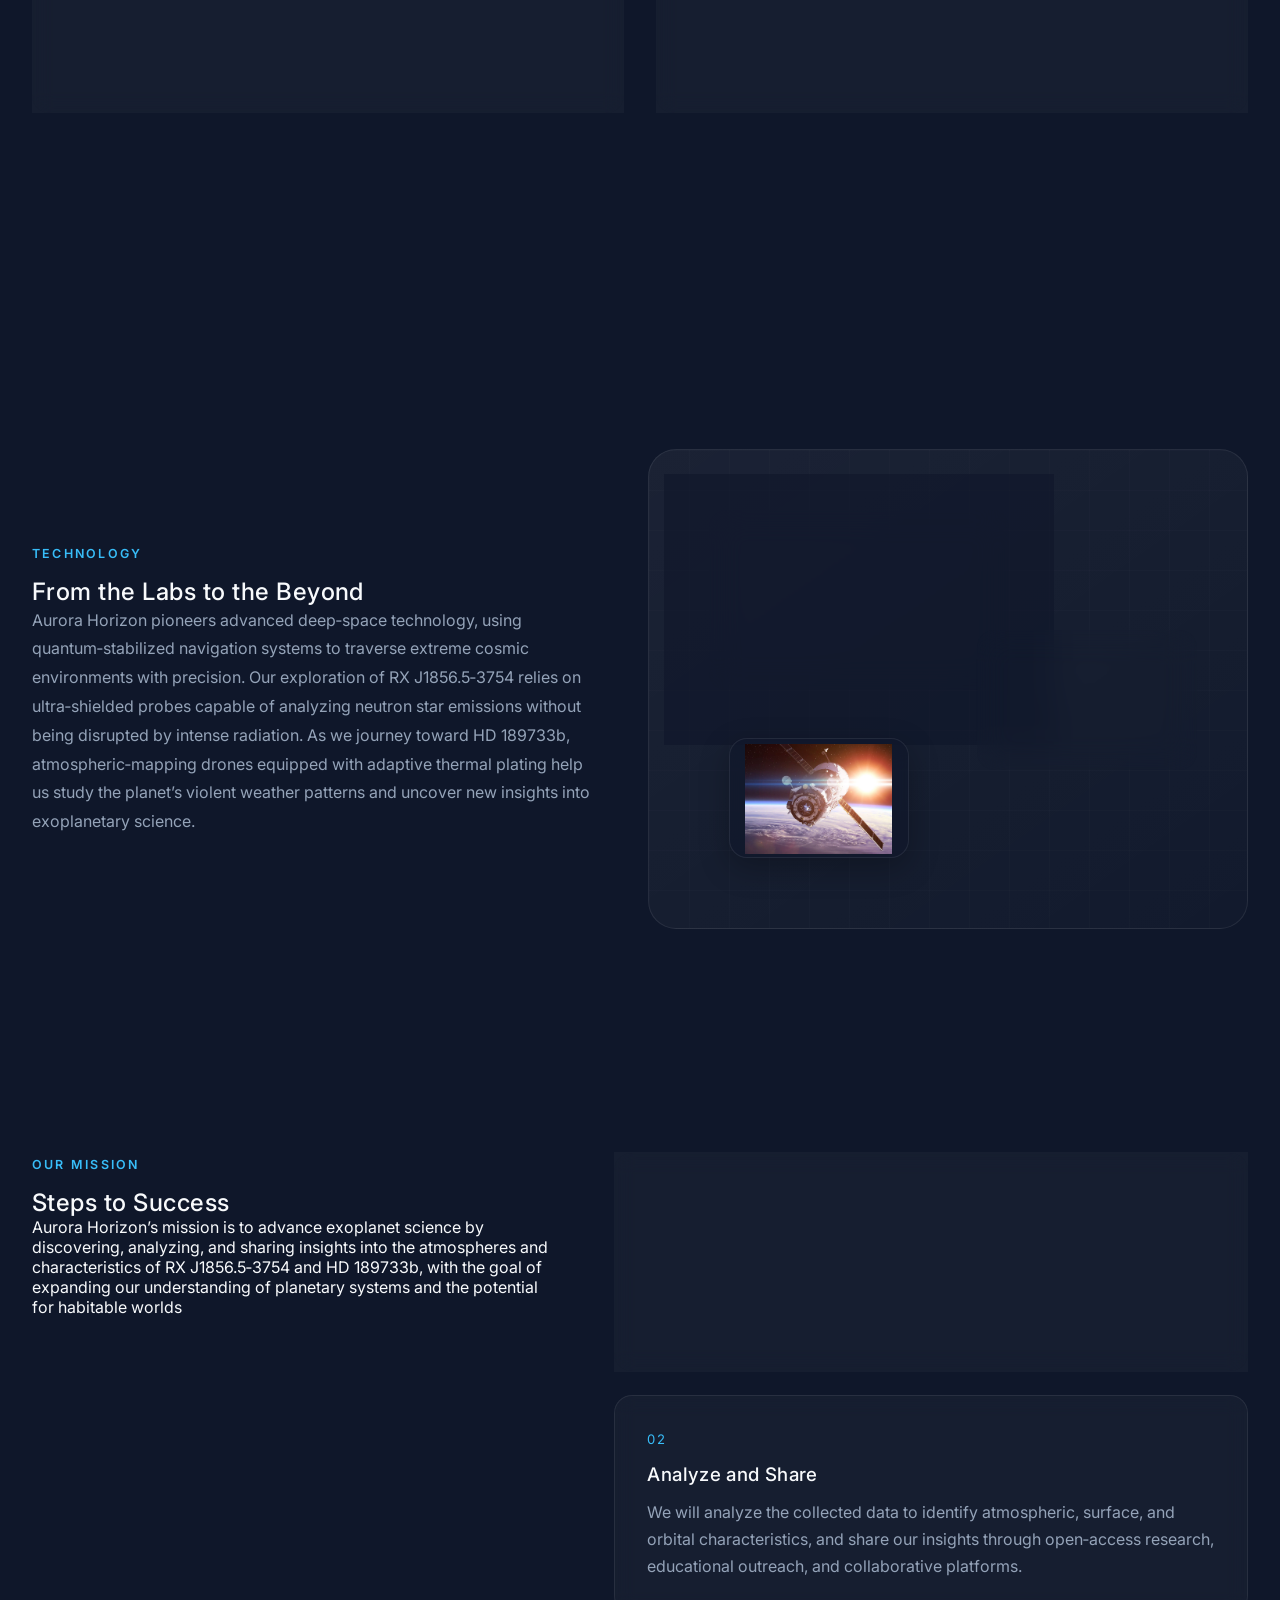
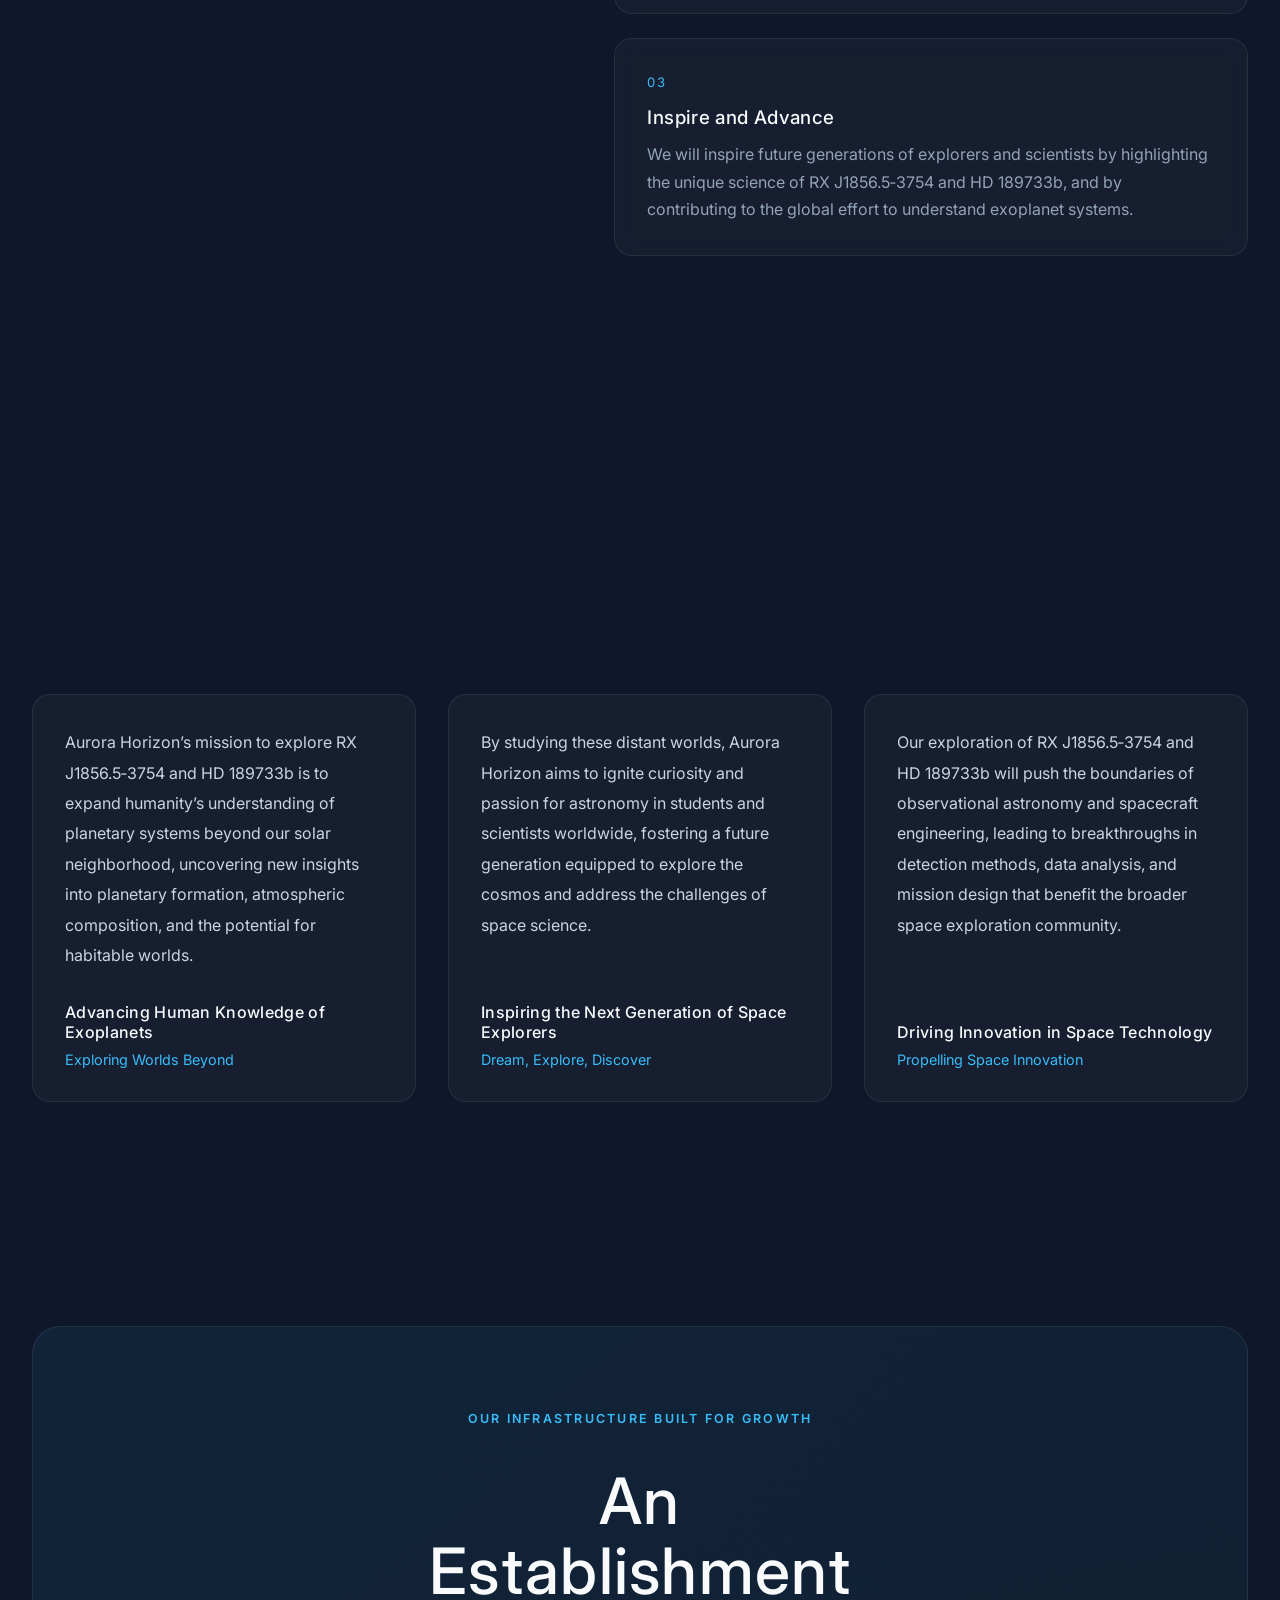
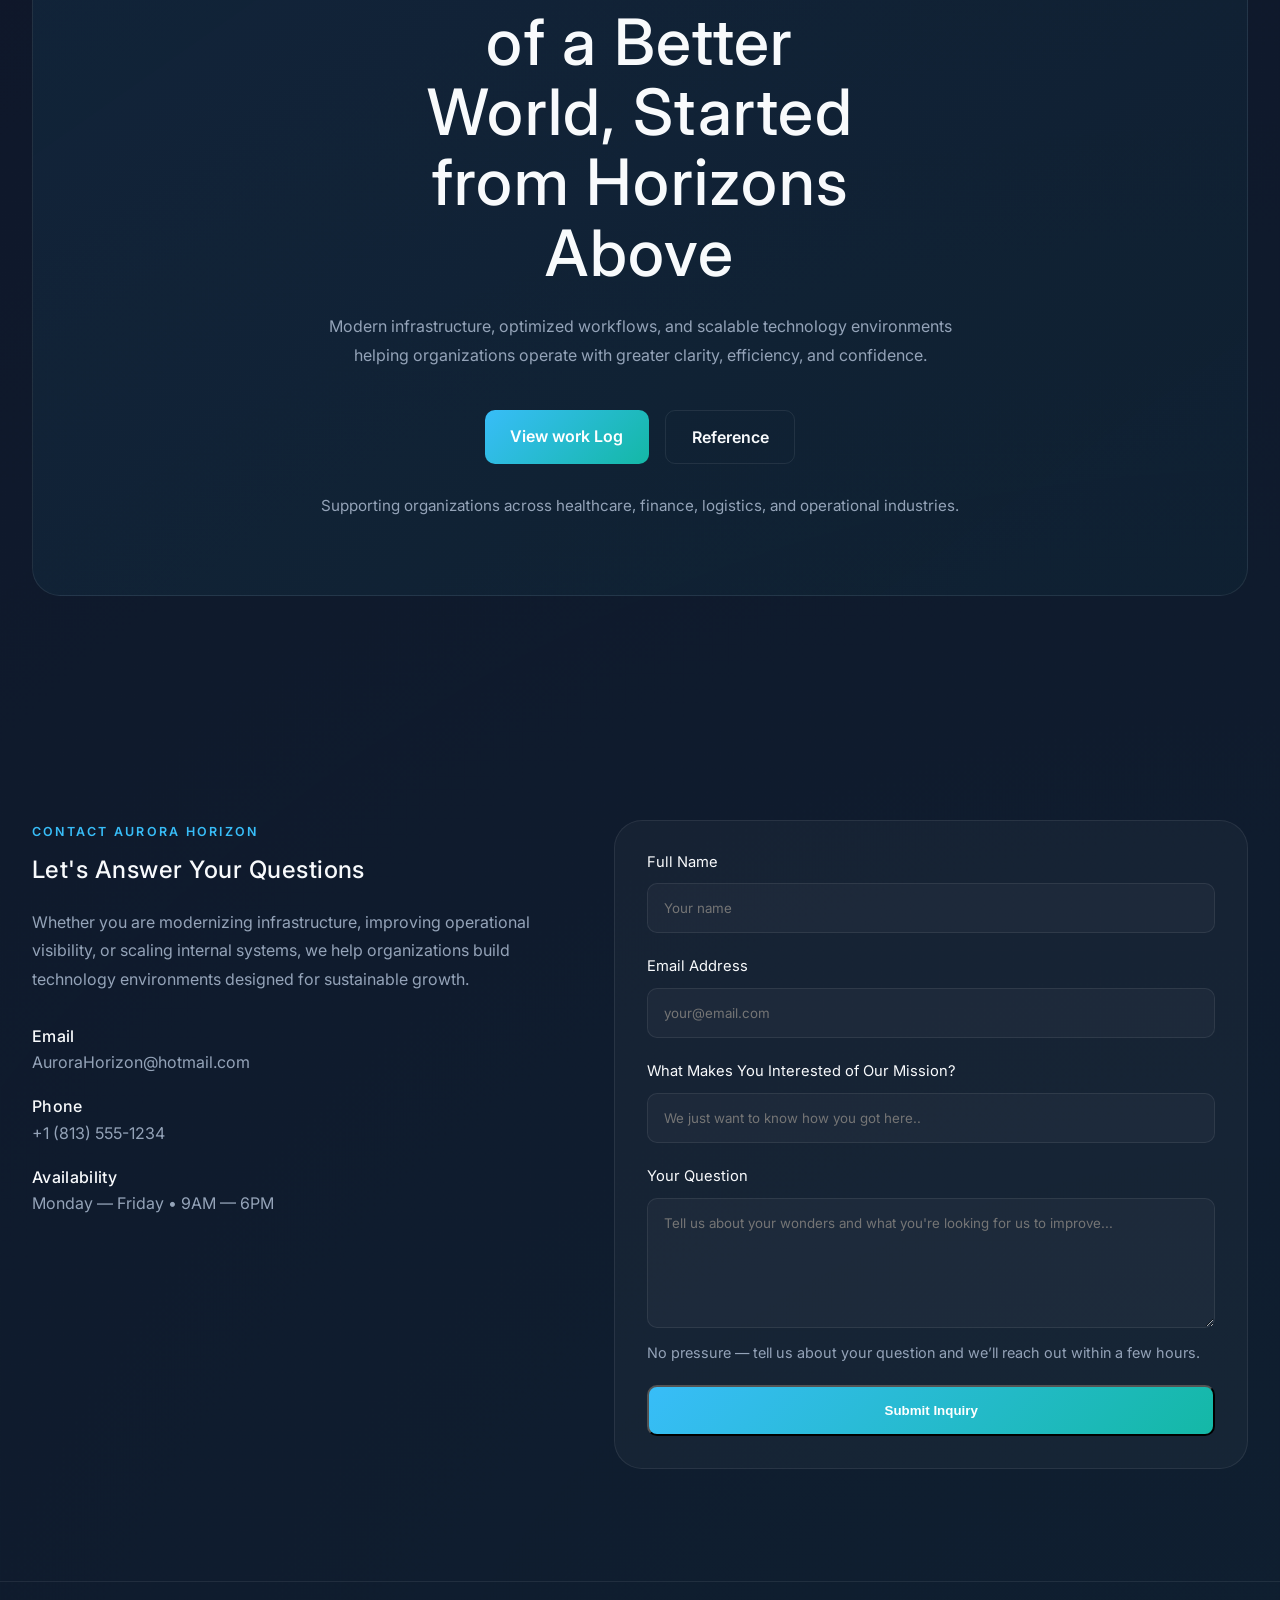
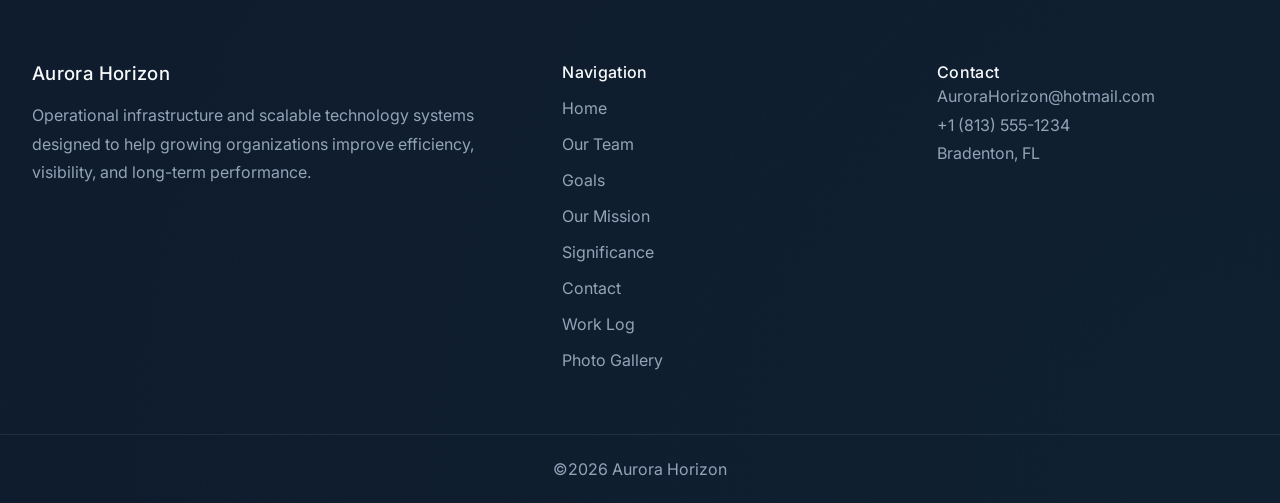
<file: Website TSA.html>
<!DOCTYPE html>
<html lang="en">
  <head>
    <meta charset="UTF-8">
    <link rel="stylesheet" href="./style.css">
    <meta name="viewport" content="width=device-width, initial-scale=1.0">
    <title>Aurora Horizon</title>
  </head>
  <body>
  <nav class="navbar">
    <div class="logo">
      <span class="logo-main">Aurora</span>
      <span class="logo-accent">Horizon</span>
    </div>

    <ul class="nav-links">
      <li><a href="Website TSA.html">Home</a></li>
      <li><a href="#Our Team">Our Team</a></li>
      <li><a href="#Goals">Goals</a></li>
      <li><a href="#Technology">Technology</a></li>
      <li><a href="#Our Mission">Our Mission</a></li>
      <li><a href="#Significance">Significance</a></li>
      <li><a href="Reference.html">Reference</a></li>
      <li><a href="Photo Gallery.html">Photo Gallery</a></li>
    </ul>

    <div class="nav-actions">
      <a href="#contact" class="nav-cta">Contact Us</a>
        <button id="themeToggle" class="theme-toggle" aria-label="Toggle Theme">
          <span class="theme-dot"></span>
        </button>
    </div>
    
    <button class="hamburger" id="hamburger" aria-label="Menu" aria-expanded="false">
      <span></span>
      <span></span>
      <span></span>
    </button>

  </nav>

    <main>
  
<section class="hero" id="home">
  <div class="container hero-inner">
    <div class="hero-text">
      <p class="hero-label fade-in"></p>
      <h1 class="hero-title fade-in fade-in-delay-1">Aurora Horizon</h1>
      <p class="hero-subtext fade-in fade-in-delay-2">Aurora Horizon is a dedicated space exploration team charting a course through some of the most intriguing frontiers in exoplanet science. Our mission is to push the boundaries of discovery by targeting RX J1856.5‑3754, a fascinating brown dwarf system, and HD 189733b, a hot Jupiter renowned for its extreme atmospheric dynamics and potential for detailed spectroscopic study.</p>
      <a href="#contact" class="hero-cta fade-in fade-in-delay-3">Schedule Consultation</a>
    </div>

    <div class="hero-visual">
      <div class="dashboard-grid">

  <div class="dashboard-card analytics-card">
    <span class="card-label">Increase in Public Science Literacy</span>
    <h3>98%</h3>
    <div class="mini-chart"></div>
  </div>

  <div class="dashboard-card uptime-card">
    <span class="card-label">Faster Data Analysis Through New Methods</span>
    <h3>75%</h3>
    <p>Faster processing of observational data</p>
  </div>

  <div class="dashboard-card migration-card">
    <span class="card-label">Alignment with Global Space Exploration Goals</span>
    <h3>100%</h3>
    <div class="status-pill">
      Good Vibes, No Conflict
    </div>
  </div>

  <div class="dashboard-card metrics-card">
    <span class="card-label">Horizons Explored</span>

    <ul>
      <li>RX J1856.5‑3754</li>
      <li>HD 189733b</li>
    </ul>
  </div>

</div>
    </div>

  </div>
</section>
    
    <section class="metrics reveal">
      <div class="container metrics-grid">
    <div class="metric reveal reveal-delay-1">
      <h2>18,000+</h2>
      <p>Oppurtunities of Employment</p>
    </div>
    <div class="metric reveal reveal-delay-2">
      <h2>500,000+</h2>
      <p>Lives Saved</p>
    </div>
    <div class="metric reveal reveal-delay-3">
      <h2>2,666+</h2>
      <p>Satellites Supported in Future Deployment</p>
    </div>
      <div class="metric reveal reveal-delay-4">
      <h2>75%</h2>
      <p>Are Educated by Our Discoveries</p>
    </div>
        </div>
  </section>


  <section class="services reveal" id="Our Team">
    <div class="container">
      <div class="section-heading reveal">
        <span class="section-label">
          Our Team
        </span>

        <h2>
          Meet The Crew
        </h2>
        <p> These explorers represent the best of humanity, daring to forge new frontiers in space on behalf of all of humanity.
        </p>
      </div>

      <div class="services-grid">
    <div class="card reveal reveal-left reveal-delay-1">
      <h3>Diane M. Castellano</h3>
      <p>Pilot</p>
      <img src="img.jpg" alt="Diane M. Castellano" width="" height="300" style="position: relative; left: 10px; top: 10px;">
    </div>
    
    <div class="card reveal reveal-delay-2">
      <h3>Alexei Zaitsev</h3>
      <p>Commander</p>
      <img src="img2.jpg" alt="Alexei Zaitsev" width="" height="300" style="position: relative; left: 10px; top: 10px;">
    </div>
    
    <div class="card reveal reveal-right reveal-delay-3">
      <h3>Hélène Marie Vasseur</h3>
      <p>Mission Specialist</p>
      <img src="img3 copy.jpg" alt="Hélène Marie Vasseur" width="" height="300" style="position: relative; left: 10px; top: 10px;">
    </div>

    <div class="card reveal reveal-right reveal-delay-3">
      <h3>Darren Holbrook</h3>
      <p>Mission Specialist</p>
      <img src="img4 copy.jpg" alt="Darren Holbrook" width="" height="300" style="position: relative; left: 10px; top: 10px;">
    </div>
      </div>
      </div>
  </section>

<section class="Goals" id="Goals">
  <div class="container">
  <div class="section-heading reveal">
    <span class="section-label">
      Our Goals
    </span>

    <h2>
      Infinite Horizons, Endless Possibilities
    </h2>
  </div>

  <div class="solutions-grid stagger-group">
    
    <article class="solution-card reveal">
      <div class="solution-icon">
        ↗
      </div>

      <h3>
        Surface & Atmosphere Survey
      </h3>

      <p>
        Use high‑resolution imaging and spectroscopy to chart the planet’s terrain, detect surface materials, and analyze its atmospheric composition. This will reveal whether RX J1856.5‑3754 has habitable conditions, volatile reservoirs, or unique geological features
      </p>

      <a href="#Goals" class="solution-link">
  Learn More →
</a>
    </article>


    <article class="solution-card reveal">
      <div class="solution-icon">
        ⚙
      </div>

      <h3>
        Climate & Weather Profiling
      </h3>

      <p>
        Study HD 189733b’s atmospheric dynamics, cloud patterns, and seasonal changes through multi‑wavelength observations. Understanding its climate will help assess potential habitability and compare it to other hot Jupiters
      </p>
<a href="#Goals" class="solution-link">
  Learn More →
</a>
    </article>
    
    <!-- Card 3 -->
    <article class="solution-card reveal">
      <div class="solution-icon">
        ◈
      </div>

      <h3>
        Habitability & Biosignature Hunt
      </h3>

      <p>
        Look for chemical and spectral signatures of life‑related processes in both planets’ atmospheres. This includes detecting gases like methane, oxygen, or phosphine, and evaluating environmental stability over time
      </p>
      <a href="#Goals" class="solution-link">
  Learn More →
      </a>
    </article>

    <article class="solution-card reveal">
      <div class="solution-icon">
        ◈
      </div>

      <h3>
        System Comparison & Evolution Study
      </h3>

      <p>
        Analyze the orbital architecture, stellar properties, and planetary formation histories of RX J1856.5‑3754 and HD 189733b. This comparative approach will shed light on how planetary systems evolve and whether certain configurations favor life
      </p>
      <a href="#Goals" class="solution-link">
  Learn More →
      </a>
    </article>
  </div>
  </div>
</section>

    <section class="intelligence-panel" id="Technology"></section>

  <div class="container intelligence-layout">

    <div class="intelligence-text">
      <span class="section-label">
        Technology
      </span>

      <h2>
        From the Labs to the Beyond
      </h2>

      <p>
        Aurora Horizon pioneers advanced deep‑space technology, using quantum‑stabilized navigation systems to traverse extreme cosmic environments with precision. Our exploration of RX J1856.5‑3754 relies on ultra‑shielded probes capable of analyzing neutron star emissions without being disrupted by intense radiation. As we journey toward HD 189733b, atmospheric‑mapping drones equipped with adaptive thermal plating help us study the planet’s violent weather patterns and uncover new insights into exoplanetary science.
    </div>

    <div class="intelligence-visual">

      <div class="intel-card large">
      <img src="spacep.jpg" alt="Space Photo" width="" height="157" style="position: relative; left: 10px; top: 10px;">
      </div>
      <div class="intel-card small">
       <img src="spacep2.webp" alt="Space Photo 2" width="" height="110" style="position: relative; left: 15px; top: 5px;">
       </div>
      <div class="intel-card analytics">
       <img src="ip.avif" alt="Space Photo 3" width="" height="120" style="position: relative; left: 14px; top: 8px;">
       </div>

    </div>

  </div>

</section>

     <section class="services reveal" id="Our Mission"></section>
  <div class="container workflow-grid">

    <div class="workflow-text">
      <span class="section-label">
        Our Mission
      </span>

      <h2>
      Steps to Success
      </h2>

      <p>
        Aurora Horizon’s mission is to advance exoplanet science by discovering, analyzing, and sharing insights into the atmospheres and characteristics of RX J1856.5‑3754 and HD 189733b, with the goal of expanding our understanding of planetary systems and the potential for habitable worlds
      </p>
    </div>

    <div class="workflow-steps">

      <div class="workflow-step">
        <span>01</span>
        <h3>Discover and Document</h3>
        <p>We will explore RX J1856.5‑3754 and HD 189733b to gather high‑resolution observational data, map planetary environments, and record scientific findings for the global community.</p>
      </div>

      <div class="workflow-step">
        <span>02</span>
        <h3>Analyze and Share</h3>
        <p>We will analyze the collected data to identify atmospheric, surface, and orbital characteristics, and share our insights through open‑access research, educational outreach, and collaborative platforms.</p>
      </div>

      <div class="workflow-step">
        <span>03</span>
        <h3>Inspire and Advance</h3>
        <p>We will inspire future generations of explorers and scientists by highlighting the unique science of RX J1856.5‑3754 and HD 189733b, and by contributing to the global effort to understand exoplanet systems.
        </p>
      </div>

    </div>
  </div>
</section>

<section class="results" id="Significance">
  <div class="container">
  <div class="section-heading reveal">
    <span class="section-label">
      Significance
    </span>
    <h2>
      Exploring the Stars, Inspiring the Future
    </h2>
    <p>
      At Aurora Horizon, our journey to RX J1856.5‑3754 and HD 189733b is more than exploration—it’s a quest to expand humanity’s cosmic horizon, unlocking the mysteries of distant worlds and deep space to inspire generations on Earth.
    </p>
  </div>
    
  <div class="results-grid">

    <article class="results-card">
      <p class="results-quote">
        Aurora Horizon’s mission to explore RX J1856.5‑3754 and HD 189733b is to expand humanity’s understanding of planetary systems beyond our solar neighborhood, uncovering new insights into planetary formation, atmospheric composition, and the potential for habitable worlds.
      </p>
      <div class="results-author">
        <h4>
          Advancing Human Knowledge of Exoplanets
        </h4>
        <span>
          Exploring Worlds Beyond
        </span>
      </div>
    </article>

    <article class="results-card">
      <p class="results-quote">
        By studying these distant worlds, Aurora Horizon aims to ignite curiosity and passion for astronomy in students and scientists worldwide, fostering a future generation equipped to explore the cosmos and address the challenges of space science.
      </p>
      
      <div class="results-author">
        <h4>Inspiring the Next Generation of Space Explorers</h4>
        <span>Dream, Explore, Discover</span>
      </div>
    </article>

    <article class="results-card">
      <p class="results-quote">
        Our exploration of RX J1856.5‑3754 and HD 189733b will push the boundaries of observational astronomy and spacecraft engineering, leading to breakthroughs in detection methods, data analysis, and mission design that benefit the broader space exploration community.
      </p>
      
      <div class="results-author">
        <h4>Driving Innovation in Space Technology</h4>
        <span>Propelling Space Innovation</span>
      </div>
    </article>
  </div>
  </div>
</section>
    

<section class="final-cta" id="consultation">
   <div class="container">

  <div class="cta-container">
    <span class="section-label">
      Our Infrastructure Built For Growth
    </span>
    
    <h2>
      An Establishment of a Better World, Started from Horizons Above
    </h2>
    
    <p>
      Modern infrastructure, optimized workflows, and scalable
      technology environments helping organizations operate
      with greater clarity, efficiency, and confidence.
    </p>

    <div class="cta-actions">
      <a href="Work Log.html" class="btn-primary">
        View work Log
      </a>
      <a href="Reference.html" class="btn-secondary">
       Reference
      </a>
    </div>

    <div class="cta-trust">
      <span>
        Supporting organizations across healthcare, finance, logistics, and operational industries.
      </span>
    </div>
  </div>
   </div>
</section>

<section class="contact" id="contact">
  <div class="container">
  <div class="contact-wrapper">

    <div class="contact-info">
      <span class="section-label">
        Contact Aurora Horizon
      </span>
      <h2>
        Let's Answer Your Questions
      </h2>
      <p>
       Whether you are modernizing infrastructure, improving operational visibility, or scaling internal systems, we help  organizations build technology environments designed for sustainable growth.
      </p>
      
      <div class="contact-details">
        <div class="contact-item">
          <h4>
            Email
          </h4>
          <span>
            AuroraHorizon@hotmail.com
          </span>
        </div>

        <div class="contact-item">
          <h4>
            Phone
          </h4>
          <span>
            +1 (813) 555-1234
          </span>
        </div>

        <div class="contact-item">
          <h4>
            Availability
          </h4>
          <span>
            Monday — Friday • 9AM — 6PM
          </span>
        </div>
      </div>
    </div>



    <div class="contact-form-container">
      <form class="contact-form"
        id="contact-form"
        action="https://formspree.io/f/xdabpana"
        method="POST">
        <div class="form-group">
          <label for="name">
            Full Name
          </label>

          <input 
            type="text"
            id="name"
            name="name"
            aria-label="Full Name"
            placeholder="Your name"
            autocomplete="name"
            autocomplete="email"
            required
          >

        </div>

        <div class="form-group">
          <label for="email">
            Email Address
          </label>

          <input 
            type="email"
            id="email"
            name="email"
            aria-label="Email"
            placeholder="your@email.com"
            autocomplete="name"
            autocomplete="email"
            required
          >
        </div>

        <div class="form-group">
          <label for="business">
            What Makes You Interested of Our Mission?
          </label>

          <input 
            type="text"
            id="business"
            name="business"
            aria-label="Business Name"
            placeholder="We just want to know how you got here.."
          >

        </div>

        <div class="form-group">
          <label for="message">
            Your Question
          </label>
          <textarea 
            id="message"
            name="message"
            rows="6"
            aria-label="Project Goals"
            placeholder="Tell us about your wonders and what you're looking for us to improve..."
            required></textarea>
             <p class="form-note">
  No pressure — tell us about your question and we’ll reach out within a few hours.
</p>
      </div>

        <button type="submit" class="btn-primary contact-submit">
          Submit Inquiry
        </button>
      </form>
    </div>
  </div>
  </div>
</section>
    </main>
  


<footer class="footer">
  <div class="footer-container">

    <div class="footer-brand">
      <h3 class="footer-logo">
        Aurora Horizon
      </h3>

      <p>
        Operational infrastructure and scalable technology systems designed to help growing organizations improve efficiency, visibility, and long-term performance.
      </p>

    </div>


    <div class="footer-links">
      <h4>Navigation</h4>
      <a href="#home">Home</a>
      <a href="#Our Team">Our Team</a>
      <a href="#Goals">Goals</a>
      <a href="#Our Mission">Our Mission</a>
      <a href="#Significance">Significance</a>
      <a href="#contact">Contact</a>
      <a href="Work Log.html">Work Log</a>
      <a href="Photo Gallery.html">Photo Gallery</a>
    </div>


    <div class="footer-contact">
      <h4>Contact</h4>
      <p>AuroraHorizon@hotmail.com</p>
      <p>+1 (813) 555-1234</p>
      <p>Bradenton, FL</p>
    </div>
  </div>

  <div class="footer-bottom">
    <p>
      ©<span id="current-year"></span> Aurora Horizon 
    </p>
  </div>
</footer>
  

    <script src="./script.js"></script>
  </body>
</html>
</file>
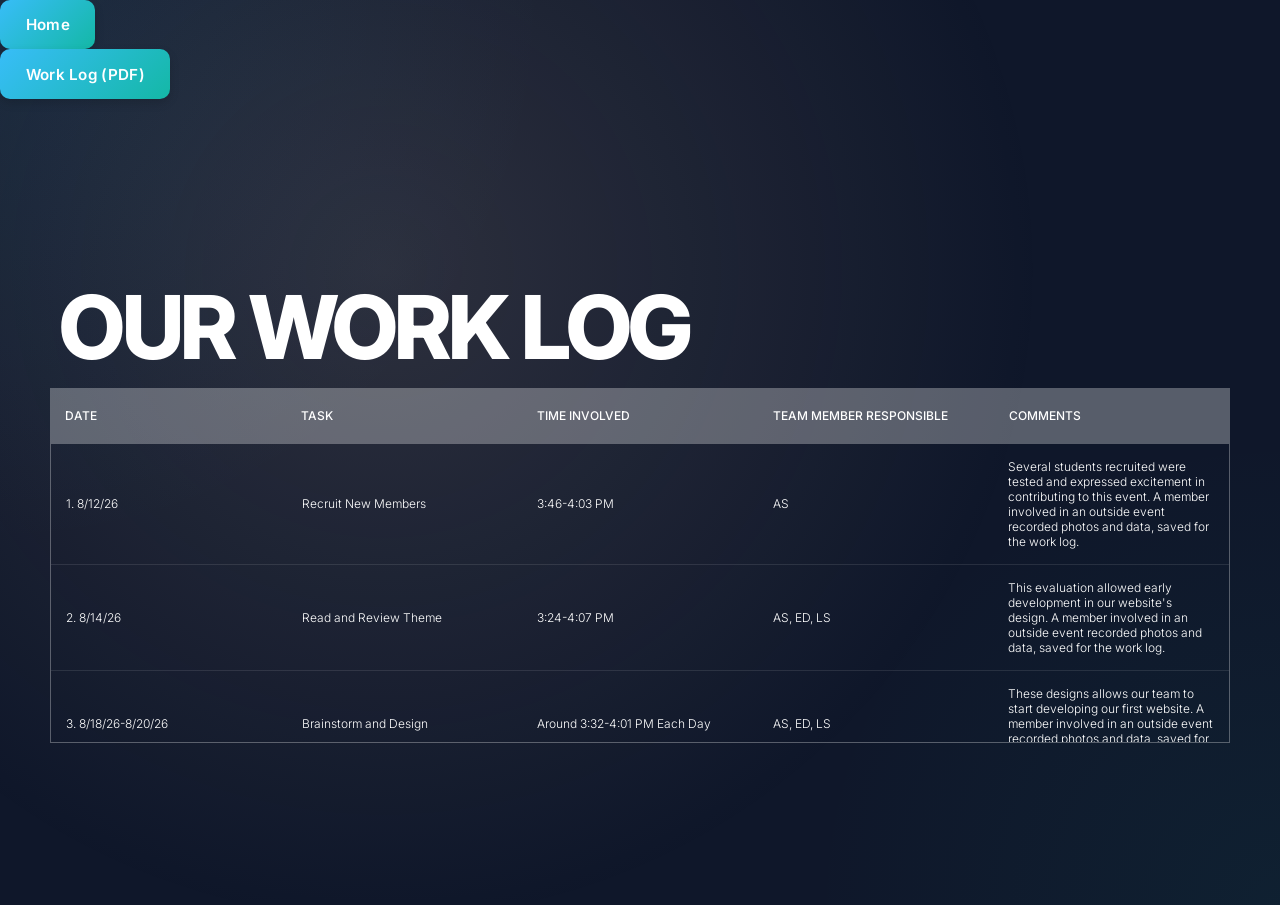
<file: Work Log.html>
<!DOCTYPE html>
<html lang="en">
  <head>
    <meta charset="UTF-8">
    <link rel="stylesheet" href="wl.css">
    <link rel="stylesheet" href="./style.css">
    <meta name="viewport" content="width=device-width, initial-scale=1.0">
    <title>Work Log</title>
      
     <div class="nav-actions">
      <a href="index.html" class="nav-cta">Home</a>
    </div>
         <div class="nav-actions">
      <a href="Work Log.pdf" class="nav-cta">Work Log (PDF)</a>
    </div>
<section>
  <div class="hero-text">
      <p class="hero-label fade-in"></p>
      <h1 class="hero-title fade-in fade-in-delay-1">Our Work Log</h1>
  <div class="tbl-header">
    <table cellpadding="0" cellspacing="0" border="0">
      <thead>
        <tr>
          <th>Date</th>
          <th>Task</th>
          <th>Time Involved</th>
          <th>Team Member Responsible</th>
          <th>Comments</th>
        </tr>
      </thead>
    </table>
  </div>
  <div class="tbl-content">
    <table cellpadding="0" cellspacing="0" border="0">
      <tbody>
        <tr>
          <td>1. 8/12/26</td>
          <td>Recruit New Members </td>
          <td>3:46-4:03 PM</td>
          <td>AS</td>
          <td>Several students recruited were tested and expressed excitement in contributing to this event. A member involved in an outside event recorded photos and data, saved for the work log.</td>
        </tr>
        <tr>
          <td>2. 8/14/26</td>
          <td>Read and Review Theme</td>
          <td>3:24-4:07 PM</td>
          <td>AS, ED, LS</td>
          <td>This evaluation allowed early development in our website's design. A member involved in an outside event recorded photos and data, saved for the work log.</td>
        </tr>
        <tr>
          <td>3. 8/18/26-8/20/26</td>
          <td>Brainstorm and Design </td>
          <td>Around 3:32-4:01 PM Each Day</td>
          <td>AS, ED, LS</td>
          <td>These designs allows our team to start developing our first website. A member involved in an outside event recorded photos and data, saved for the work log.</td>
        </tr>
        <tr>
          <td>4. 8/21/26-8/24/26</td>
          <td>Design and Code the First Website</td>
          <td>Around 3:27-4:04 PM During School Hours and 1:09-3:07 PM After School Hours</td>
          <td>AS, ED, LS</td>
          <td>Each member created a section of our website without any primary information. We used Visual Studio Code's live share to actively develop the website beyond school hours. A member involved in an outside event recorded photos and data, saved for the work log.</td>
        </tr>
        <tr>
          <td>5. 8/25/26</td>
          <td>Present Our Current Website to Advisor and List Factors to Improve</td>
          <td>3:41-4:00 PM</td>
          <td>AS, ED, LS</td>
          <td>Each member created a section of our website without any primary information. We used Visual Studio Code's live share to actively develop the website beyond school hours. A member involved in an outside event recorded photos and data, saved for the work log.</td>
        </tr>
        <tr>
          <td>6. 8/27/26</td>
          <td>Improve Website by Adding Custom Buttons and Background</td>
          <td>3:23-3:59 PM</td>
          <td>AS, ED, LS</td>
          <td>This short time of improvement truly elevated the professionalism of the website. A member involved in an outside event recorded photos and data, saved for the work log.</td>
        </tr>
        <tr>
          <td>7. 8/28/26-8/31/26</td>
          <td>Research</td>
          <td>Around 3:21-4:05 PM During School Hours and 2:03-4:26 PM After School Hours</td>
          <td>AS, ED, LS</td>
          <td>ED primarily researched on 8/28/26. While AS researched the majority of the factors over the weekend. Finally, LS helped complete the needed research on 8/31/26. Note: the seperated contributions of each member is mainly caused by the overlapping need of completing other events. A member involved in an outside event recorded photos and data, saved for the work log.</td>
        </tr>
        <tr>
          <td>8. 9/1/26-9/2/26</td>
          <td>Insert Information into the Website</td>
          <td>Around 3:46-4:02 PM Each Day</td>
          <td>AS, ED, LS</td>
          <td>Each member inserted their contribution of research into the website. A member involved in an outside event recorded photos and data, saved for the work log.</td>
        </tr>
        <tr>
          <td>9. 9/5/26-9/6/26</td>
          <td>Back at Stage One for Good</td>
          <td>Around 1:11-2:31 PM Each Day</td>
          <td>AS</td>
          <td>A member believed that the current website had several flaws that could be revised by restarting the design, but with the same information. Hours of research, references, and observations on NASA's website were taken for inspiration. New statistical data was taken to be included. Overall, the website seem today was constructed as a prototype over this weekend. Several photos during this time has been taken by each member to evidently show his effort and dedication.</td>
        </td>
        </tr>
        <tr>
          <td>10. 9/8/26</td>
          <td>Present the Website</td>
          <td>3:32-3:58 PM</td>
          <td>AS</td>
          <td>Our advisor was satisfied with the new website and less changes were needed for a favorable result.</td>
        </tr>
        <tr>
          <td>11. 9/9/26-9/11/26</td>
          <td>Discuss and Create a Page for Work Log</td>
          <td>Around 3:22-4:06 PM Each Day</td>
          <td>AS, ED, LS</td>
          <td>Each member contributed a section of this page. AS coded with html, LS coded with css, and ED coded with js.</td>
        </tr>
        <tr>
          <td>12. 9/12/26</td>
          <td>Create Script and animations for Website</td>
          <td>9:12-12:57 AM</td>
          <td>AS, ED</td>
          <td>As ED understood JavaScript well and was capable of creating a successful result, he helped AS program and ensured that all code was oranized and met the standards promptly.</td>
        </tr>
        <tr>
          <td>13. 9/14/26</td>
          <td>Insert Work Log into PDF File</td>
          <td>3:34-4:05 PM</td>
          <td>AS, ED, LS</td>
          <td>As the CEG requires our portfolio and copyright checklist to be in the format of a PDF file, our team members each contributed to serving this requirement. ED inserted the official TSA work log template into Canva for simple editing and ensured that all actions followed CEG standards. AS and LS added around half of the current information to the work log.
        </tr>
        <tr>
          <td>14. 9/16/26-9/17/26</td>
          <td>Adjust Slight Glitches and Bugs</td>
          <td>3:26-3:51 PM on 9/16, 3:42-4:09 PM on 9/17</td>
          <td>ED</td>
          <td>ED inspected the code of html, css, and js to ensure that everything would pass a diagnostic he set. The website had several problems such as looping link and missing classes linked to the css.</td>
        </tr>
        <tr>
          <td>15. 9/21/26-9/25/26</td>
          <td>Create and Run a Diagnostic of New UI</td>
          <td>Around 3:18-4:01 PM and 5:56-7:32 AM</td>
          <td>ED</td>
          <td>AS assigned ED to create UI for the profile of each member of our team. Our concept was to click on their photo and it would take users to an external website that educates users on their importance to this industry.</td>
        </tr>
        <tr>
          <td>16. 10/2/26</td>
          <td>Present Diagonostic</td>
          <td>3:33-3:59 PM</td>
          <td>ED</td>
          <td>Our team and advisor were satisfied with the result. Though, this concept has never reached the current website due to the focus of other primary events.</td>
        </tr>
        <tr>
          <td>17. 10/7/26</td>
          <td>Update Work Log</td>
          <td>3:24-4:03 PM</td>
          <td>AS, ED, LS</td>
          <td>Since the overall structure was formed for both forms, AS contributed only on the website form, while ED contributed only to the PDF form. LS helped and revised on both the forms, ensuring the best result is reached.</td>
        </tr>
        <tr>
          <td>18. 10/10/26-10/13/16</td>
          <td>Create a Photo Gallery Page</td>
          <td>Around 4:11-7:41 PM on 10/10-10/12, 3:36-4:07 PM</td>
          <td>AS, ED, LS</td>
          <td>To ensure a similar style, the main css style was linked, though a css and js file was made and additionally linked. This was to create a unique yet similar style, we created classes for the photos, and our photo gallery was established. AS coded html, LS coded css, ED coded js.</td>
        </tr>
        <tr>
          <td>19. 10/14/26-10/16/26</td>
          <td>Insert Current Photos and Record More Photos for Photo Gallery</td>
          <td>Around 3:45-3:52 PM each day</td>
          <td>AS, ED, LS</td>
          <td>Each member were included in the photo gallery, we had a group brainstorm contribution and each member had photos invloving individual effort. These photos were taken at different times and locations, representing the amount of time needed to develop this website.</td>
        </tr>
        <tr>
          <td>20. 10/20/26-10/23/26</td>
          <td>Create a Contact Page on the Website</td>
          <td>Around 3:28-3:59 PM each day</td>
          <td>AS, ED, LS</td>
          <td>Our contact page used a newly designed UI system, no members of our team were familiar with. ED studied each day and broke down steps to easily create this page. AS and LS programmed the contact Page and as extra time was remaining in the class period, we adopted a system that recognizes valid and invalid emails.</td>
        </tr>
        <tr>
          <td>21. 10/26/26</td>
          <td>Inspect Code and Ensure No Bugs Occur in Photo Gallery and Contact Page</td>
          <td>3:37-4:00 PM</td>
          <td>AS, ED</td>
          <td>AS inspected the photo gallery, while ED observed the contact page. Minor adjustments were made to optimize the best results.</td>
        </tr>
        <tr>
          <td>22. 10/27/26</td>
          <td>Present Current Progress to Advisor</td>
          <td>3:51-4:04 PM</td>
          <td>AS, ED</td>
          <td>Our advisor was satisified and had only positive feedback. Though, a student mentioned a flaw that was carefully fixed during the last minutes of the period.</td>
        </tr>
        <tr>
          <td>23. 11/2/26</td>
          <td>Update Work Log</td>
          <td>3:30-4:02 PM</td>
          <td>AS, ED, LS</td>
          <td>Each member completed a part of the work log that they contributed to the actual event. Though, this system was soon adjusted to ensure a balance between credibility and amount of work was established.</td>
        </tr>
        <tr>
          <td>24. 11/3/26</td>
          <td>Recieve Feedback From Experienced Peers and Members</td>
          <td>3:41-4:06 PM</td>
          <td>AS, ED, LS</td>
          <td>We recieved a variety of feedback that suggested adding more evidence of effort and photos. The gradient on the buttons were disliked by many due to the strange color pattern, though other colors were experimented and never was as delightful.</td>
        </tr>
        <tr>
          <td>25. 11/5/26</td>
          <td>Adjust Website Based off Feedback</td>
          <td>3:24-4:01 PM</td>
          <td>AS, ED, LS</td>
          <td>Each member fixed the website based off what they disliked, the changes were approved by AS (team captain).</td>
        </tr>
        <tr>
          <td>26. 11/6/26-11/10/26</td>
          <td>Add Buttons and Fix Design Flaws</td>
          <td>11/6: 3:24-4:04 PM, 11/7-11/8: 6:32-11:23 AM, 11/9-11/10: 3:37-4:08 PM</td>
          <td>AS, ED, LS</td>
          <td>Our buttons had a design that seemed strange compared to the overall website, a curved design was added. Other flaws that were changed were horizontal sliding in the work log, conjoined css, and strange text font and capilization.</td>
        </tr>
        <tr>
          <td>27. 11/12/26</td>
          <td>Fill out Consent Form and Add to Website</td>
          <td>3:40-3:56 PM</td>
          <td>LS, DS (Advisor)</td>
          <td>Our advisor filled out the form, LS exported the file as a PDF and added it to the website.</td>
        </tr>
        <tr>
          <td>28. 11/13/26</td>
          <td>Fill out Copyright Checklist and Add to Website</td>
          <td>3:38-3:51 PM</td>
          <td>ED, DS (Advisor)</td>
          <td>Our advisor filled out the form, ED exported the file as a PDF and added it to the website.</td>
        </tr>
        <tr>
          <td>29. 11/16/26-11/17/26</td>
          <td>Review and Ensure Everything Follows CEG Guidlines</td>
          <td>Around 3:34-4:07 PM each day</td>
          <td>AS, ED, LS</td>
          <td>Each member used the VS Code live share and was able to access the website on different devices. Each member then divided the CEG by two pages, minor adjustments were made like renaming each file and updating work log.</td>
        </tr>
        <tr>
          <td>30. 11/18/26</td>
          <td>Submit Website for Manatee County Regionals Conference</td>
          <td>3:33-3:51 PM</td>
          <td>AS</td>
          <td>As AS was the team captain and understood early submission, he was trusted by our advisor to submit our website. Other members were educated and took several observations to understand in advance about early submission. The work log was updated for the last time before submission.</td>
        </tr>
      </tbody>
    </table>
  </div>
</section>
<div>
</div>

<div class="...">
</div>
<script src="wl.js"></script>
</body>
</html>
</file>
<file: style.css>
@import url('https://fonts.googleapis.com/css2?family=Inter:wght@300;400;500;600;700;800&display=swap');

:root {

--imperial-blue: #00296b;
--french-blue: #003f88;
--steel-azure: #00509d;

--cyan-accent: #38bdf8;
--teal-accent: #14b8a6;

--slate-dark: #0f172a;
--slate-medium: #1e293b;
--slate-light: #334155;

--soft-white: #f8fafc;
--cool-gray: #94a3b8;


--bg: var(--slate-dark);
--bg-secondary: #111827;

--surface: rgba(255,255,255,0.04);
--surface-hover: rgba(255,255,255,0.07);

--surface-solid: #162033;

--text: var(--soft-white);
--text-muted: var(--cool-gray);
--text-light: #cbd5e1;
--text-inverse: #0f172a;

--accent: var(--cyan-accent);
--accent-hover: #67e8f9;
--accent-secondary: var(--teal-accent);

--border: rgba(255,255,255,0.08);
--border-light: rgba(255,255,255,0.04);

--success: #10b981;
--warning: #f59e0b;
--danger: #ef4444;
--info: #38bdf8;


--shadow-sm: 0 4px 10px rgba(0,0,0,0.15);
--shadow-md: 0 10px 30px rgba(0,0,0,0.25);
--shadow-lg: 0 20px 60px rgba(0,0,0,0.35);

 --transition-slow: 0.9s cubic-bezier(0.22, 1, 0.36, 1);
--transition-medium: 0.6s cubic-bezier(0.22, 1, 0.36, 1);
--transition-fast: 0.3s ease;


--container-width: 1280px;

--section-spacing: 7rem;

--border-radius-sm: 10px;
--border-radius-md: 18px;
--border-radius-lg: 28px;

}

[data-theme="light"] {
  --bg: #f8fafc;
  --bg-secondary: #ffffff;

  --surface: rgba(15,23,42,0.04);
  --surface-hover: rgba(15,23,42,0.06);

  --surface-solid: #ffffff;

  --text: #0f172a;
  --text-muted: #475569;
  --text-light: #64748b;
  --text-inverse: #ffffff;

  --accent: #0ea5e9;
  --accent-hover: #38bdf8;
  --accent-secondary: #14b8a6;

  --border: rgba(15,23,42,0.08);
  --border-light: rgba(15,23,42,0.04);
  
  --success: #10b981;
  --warning: #f59e0b;
  --danger: #ef4444;
  --info: #38bdf8;
  
  --shadow-sm: 0 4px 10px rgba(15,23,42,0.06);
  --shadow-md: 0 10px 30px rgba(15,23,42,0.10);
  --shadow-lg: 0 20px 60px rgba(15,23,42,0.16);
}

[data-theme="light"] .navbar {
  background: rgba(255,255,255,0.75);
}


* {
  margin: 0;
  padding: 0;
  box-sizing: border-box;
}

html {
  scroll-behavior: smooth;
}

body::before {
  content: "";
  position: fixed;
  inset: 0;
  background: radial-gradient(
    circle at 30% 30%,
    rgba(213, 189, 175, 0.15),
    transparent 60%
  );
  pointer-events: none;
  z-index: -1;
}

body {
  background: radial-gradient(circle at top left,
  rgba(56, 189, 248, 0.08),
  transparent 35%),

  radial-gradient(circle at bottom right,
  rgba(20, 184, 166, 0.06),
  transparent 30%),
  var(--bg);
  color: var(--text);
  font-family: 'Inter', sans-serif;
  overflow-x: hidden;
  transition:
  background var(--transition-medium),
    color var(--transition-medium);
  
  -webkit-font-smoothing: antialiased;
}


.reveal {
  opacity: 0;
  transform: translateY(40px);
  transition: opacity 0.9s ease,
    transform 0.9s ease;
}


.reveal.active {
  opacity: 1;
  transform: translateY(0);
}

.reveal-delay-1 {
  transition-delay: 0.1s;
}

.reveal-delay-2 {
  transition-delay: 0.2s;
}

.reveal-delay-3 {
  transition-delay: 0.3s;
}

.reveal-delay-4 {
  transition-delay: 0.4s;
}


.reveal-left {
  transform: translateX(-60px);
}

.reveal-right {
  transform: translateX(60px);
}






h1, 
h2,
h3,
h4 {
  font-weight: 500;
  letter-spacing: 0.02em;
}


.logo {
  display: flex;
  align-items: center;
  gap: 0.45rem;
}


.logo-main {
  font-size: 1rem;
  font-weight: 700;
  letter-spacing: 0.08em;
  text-transform: uppercase;
  color: var(--text)
}

.logo-accent {
  color: var(--accent);
}

.navbar {
  width: 100%;
  padding: 1.1rem 3rem;
  display: flex;
  justify-content: space-between;
  align-items: center;
  position: fixed;
  top: 0;
  z-index: 1000;
  backdrop-filter: blur(18px);
  background: color-mix(in srgb, var(--bg) 82%, transparent);
  border-bottom: 1px solid var(--border);
  transition: var(--transition-fast);
  letter-spacing: 0.05rem;
}

.nav-links {
  display: flex;
  gap: 3rem;
  list-style: none;
  transform: translateX(20px);
  opacity: 0.9;
}

.nav-links.active {
  transform: translateX(0);
  opacity: 1;
}

.nav-links a {
  color: var(--text-muted);
  text-decoration: none;
  font-size: 0.92rem;
  font-weight: 500;
  letter-spacing: 0.04em;
  transition: var(--transition-fast);
  position: relative;
}


.nav-links a::after {
  content: "";
  position: absolute;
  left: 0;
  bottom: -6px;
  width: 0%;
  height: 1px;
  background: var(--accent);
  transition: var(--transition-fast);
}

.nav-links a:hover::after {
  width: 100%;
}

.nav-links a:hover {
  color: var(--text);
}

.navbar.scrolled {
 backdrop-filter: blur(25px);
}
.hero-cta,
.nav-cta {
  display: inline-flex;
  align-items: center;
  justify-content: center;
  padding: 0.95rem 1.6rem;
  border-radius: var(--border-radius-sm);
  background: 
    linear-gradient(135deg, 
    var(--accent),
    var(--accent-secondary)
  );
  color: white;
  text-decoration: none;
  font-weight: 600;
  font-size: 0.95rem;
  letter-spacing: 0.02em;
  transition: var(--transition-fast);
  box-shadow: var(--shadow-sm);
}

.container {
  width: 100%;
  max-width: var(--container-width);
  margin: 0 auto;
  padding: 0 2rem;
}

.hero-cta:hover,
.nav-cta:hover {
  transform: translateY(-2px);
  box-shadow: var(--shadow-md);
}

.nav-actions {
  display: flex;
  align-items: center;
  gap: 1rem;
}

.nav-actions> * {
  flex-shrink: 0;
}


.theme-toggle {
  width: 34px;
  height: 34px;
  border-radius: 50%;
  border: 1px solid var(--border);
  background: transparent;
  display: flex;
  align-items: center;
  justify-content: center;
  cursor: pointer;
  opacity: 0.9;
  transition: var(--transition-medium);
}

.theme-dot {
  width: 6px;
  height: 6px;
  background: var(--accent);
  border-radius: 50%;
  transition: var(--transition-medium);
}

.theme-toggle:hover {
  background: var(--surface);
}

.theme-toggle:hover .theme-dot {
  opacity: 1;
}

.hamburger {
  display: none;
  flex-direction: column;
  justify-content: center;
  gap: 5px;
  width: 28px;
  height: 28px;
  background: transparent;
  border: none;
  cursor: pointer;
  z-index: 1100;
}

.hamburger span {
  display: block;
  height: 1px;
  width: 100%;
  background: var(--text);
  transition: var(--transition-medium);
}

.hamburger.active span:nth-child(1) {
  transform: translateY(6px) rotate(45deg);
}

.hamburger.active span:nth-child(2) {
  opacity: 0;
}

.hamburger.active span:nth-child(3) {
  transform: translateY(-6px) rotate(-45deg);
}




@media (max-width: 768px) {
  .nav-links {
    backdrop-filter: blur(20px);
    position: fixed;
    top: 0;
    right: -100%;
    height: 100vh;
    width: min(75%, 320px);
    background: var(--bg);
    flex-direction: column;
    justify-content: center;
    align-items: flex-start;
    padding: 4rem;
    transition: var(--transition-medium);
  }

  .nav-links.active {
    right: 0;
  }

  .hamburger {
    display: flex;
  }
}


/* sections Spacing System */
section {
  padding: var(--section-spacing) 0;
}

.section-heading {
  max-width: 720px;
  margin-bottom: 1rem;
}

.section-label {
  display: inline-block;
  font-size: 0.78rem;
  text-transform: uppercase;
  letter-spacing: 0.18em;
  color: var(--accent);
  margin-bottom: 1rem;
  font-weight: 600;
}

.section-heading h2 {
  font-size: clamp(2.4rem, 4vw, 4rem);
  line-height: 1.1;
  margin-bottom: 1.5rem;
}

.section-heading p {
  color: var(--text-muted);
  line-height: 1.8;
  font-size: 1.05rem;
}


.hero {
  min-height: 50vh;
  display: flex;
  align-items: center;
  padding-top: 7rem;
}

.hero-inner {
  display: grid;
  grid-template-columns: 1.1fr 0.9fr;
  gap: 5rem;
  align-items: center;
}

.hero-label {
  font-size: 0.78rem;
  letter-spacing: 0.18em;
  text-transform: uppercase;
  color: var(--accent);
  margin-bottom: 1.4rem;
  font-weight: 600;
}

.hero-title {
  font-size: clamp(3.5rem, 7vw, 5.5rem);
  line-height: 1.02;
  letter-spacing: -0.04em;
  font-weight: 800;
  max-width: 11ch;
}

.hero-subtext {
  font-size: 1.1rem;
  line-height: 1.8;
  color: var(--text-muted);
  max-width: 580px;
  margin: 2rem 0 2.5rem;
}

.hero-visual::before {
  content: "";
  position: absolute;
  inset: 0;
  background:
  radial-gradient(
    circle at top right,
    rgba(56, 189, 248, 0.12),
  transparent 40%);
  pointer-events: none;
}

.hero-visual {
  position: relative;
  height: 520px;
  border-radius: var(--border-radius-lg);
  background:
    linear-gradient(
      145deg,
      rgba(255,255,255,0.06),
      rgba(255,255,255,0.02)
    );
  border: 1px solid var(--border);
  overflow: hidden;
}


.card,
.solution-card,
.workflow-step,
.dashboard-card,
.contact-form-container,
.results-card,
.cta-container,
.navbar {
  transition:
    background var(--transition-medium),
    border-color var(--transition-medium),
    box-shadow var(--transition-medium),
    transform var(--transition-fast);
} 

.card,
.solution-card,
.workflow-step {
  background: rgba(255,255,255,0.03);
  border: 1px solid var(--border);
  border-radius: var(--border-radius-md);
  padding: 2rem;
  transition: var(--transition-fast);
  backdrop-filter: blur(10px);
}

.card:hover,
.solution-card:hover,
.workflow-step:hover {
  transform: translateY(-4px);
  border-color: rgba(56,189,248,0.28);
  box-shadow: var(--shadow-md);
}


.dashboard-grid {
  position: relative;
  width: 100%;
  height: 100%;
  display: grid;
  grid-template-columns: repeat(2, 1fr);
  gap: 1.2rem;
  padding: 1.5rem;
}


.dashboard-card {
  background: rgba(255,255,255,0.04);
  border: 1px solid var(--border);
  border-radius: var(--border-radius-md);
  padding: 1.4rem;
  backdrop-filter: blur(12px);
  box-shadow: var(--shadow-sm);
  position: relative;
  overflow: hidden;
  will-change: transform;
}

.card-label {
  display: block;
  font-size: 0.72rem;
  letter-spacing: 0.12em;
  text-transform: uppercase;
  color: var(--text-muted);
  margin-bottom: 1rem;
}

.dashboard-card h3 {
  font-size: 2rem;
  font-weight: 700;
  color: var(--text);
}

.mini-chart {
  margin-top: 1.5rem;
  height: 80px;
  border-radius: 12px;
  background:
    linear-gradient(
      180deg,
      rgba(56,189,248,0.25),
      transparent
    );
  position: relative;
  overflow: hidden;
}

.mini-chart::before {
  content: "";
  position: absolute;
  inset: 0;
  background:
    linear-gradient(
      to right,
      transparent 0%,
      rgba(255,255,255,0.08) 50%,
      transparent 100%
    );
  clip-path: polygon(
    0% 80%,
    15% 65%,
    30% 70%,
    45% 40%,
    60% 50%,
    75% 25%,
    100% 10%,
    100% 100%,
    0% 100%
  );
}

.dashboard-card {
  animation: floatCard 6s ease-in-out infinite;
}

@keyframes floatCard {
  0%, 100% {
    transform: translateY(0px);
  }
  50% {
    transform: translateY(-6px);
  }
}



.metrics {
  padding: 5rem 0;
  border-top: 1px solid var(--border);
  border-bottom: 1px solid var(--border);
  background: rgba(255,255,255,0.02);
}

.metrics-grid {
  display: grid;
  grid-template-columns: repeat(4, 1fr);
  gap: 2rem;
}

.metric {
  text-align: center;
  padding: 2rem;
  border-right: 1px solid var(--border);
}

.metric:last-child {
  border-right: none;
}

.metric h2 {
  font-size: 2.6rem;
  margin-bottom: 0.8rem;
  color: var(--accent);
  text-shadow: 0 0 18px rgba(56,189,248,0.25);
}

.metric p {
  color: var(--text-muted);
  font-size: 0.95rem;
  line-height: 1.6;
}


.services {
  padding: var(--section-spacing) 0;
}


.services .container {
  display: flex;
  flex-direction: column;
  gap: 4rem;
}

.services-grid {
  display: grid;
  grid-template-columns: repeat(2, 1fr);
  gap: 2rem;
}


.solutions-grid {
  display: grid;
  grid-template-columns: repeat(2, 1fr);
  gap: 2rem;
}

.solution-icon {
  width: 52px;
  height: 52px;
  border-radius: 14px;
  background: rgba(56,189,248,0.1);
  display: flex;
  align-items: center;
  justify-content: center;
  margin-bottom: 1.5rem;
  color: var(--accent);
  font-size: 1.2rem;
}


.solution-link {
  display: inline-flex;
  margin-top: 1.5rem;
  color: var(--accent);
  text-decoration: none;
  font-weight: 600;
}

.dashboard-card:nth-child(1){
  animation-delay: 0s;
}

.dashboard-card:nth-child(2){
  animation-delay: 1s;
}

.dashboard-card:nth-child(3){
  animation-delay: 2s;
}

.dashboard-card:nth-child(4){
  animation-delay: 3s;
}


.intelligence-layout {
  display: grid;
  grid-template-columns: 1fr 1fr;
  gap: 1rem;
  align-items: center;
}

.intelligence-text p {
  color: var(--text-muted);
  line-height: 1.8;
  max-width: 560px;
}

.intelligence-visual {
  position: relative;
  min-height: 480px;
  border-radius: var(--border-radius-lg);
  border: 1px solid var(--border);
  background:
    linear-gradient(
      145deg,
      rgba(255,255,255,0.05),
      rgba(255,255,255,0.015)
    );
  overflow: hidden;
}

.intelligence-visual::before {
  content: "";
  position: absolute;
  inset: 0;
  background-image:
    linear-gradient(rgba(255,255,255,0.03) 1px, transparent 1px),
    linear-gradient(90deg, rgba(255,255,255,0.03) 1px, transparent 1px);

  background-size: 40px 40px;
  opacity: 0.5;
}


.intel-card {
  position: absolute;
  border-radius: var(--border-radius-md);
  border: 1px solid var(--border);
  background: rgba(15,23,42,0.6);
  backdrop-filter: blur(16px);
  box-shadow: var(--shadow-md);
}

.intel-card.large {
  width: 300px;
  height: 180px;
  top: 60px;
  left: 60px;
}

.intel-card.small {
  width: 180px;
  height: 120px;
  bottom: 70px;
  left: 80px;
}


.intel-card.analytics {
  width: 220px;
  height: 140px;
  top: 180px;
  right: 50px;
}





.workflow-grid {
  display: grid;
  grid-template-columns: 0.9fr 1.1fr;
  gap: 4rem;
  align-items: start;
}

.workflow-steps {
  display: flex;
  flex-direction: column;
  gap: 1.5rem;
}


.workflow-step span {
  display: inline-block;
  color: var(--accent);
  font-size: 0.82rem;
  letter-spacing: 0.14em;
  margin-bottom: 1rem;
}



.workflow-step h3 {
  margin-bottom: 0.8rem;
}

.workflow-step p {
  color: var(--text-muted);
  line-height: 1.7;
}



.results-grid {
  display: grid;
  grid-template-columns: repeat(3, 1fr);
  gap: 2rem;
  margin-top: 4rem;
}

.results-card {
  display: flex;
  flex-direction: column;
  justify-content: space-between;
  background: rgba(255,255,255,0.03);
  border: 1px solid var(--border);
  border-radius: var(--border-radius-md);
  padding: 2rem;
  transition: var(--transition-fast);
}


.results-card:hover {
  transform: translateY(-6px);
  border-color: rgba(56,189,248,0.25);
  box-shadow: var(--shadow-md);
}

.results-quote {
  color: var(--text-light);
  line-height: 1.9;
  margin-bottom: 2rem;
}

.results-author h4 {
  margin-bottom: 0.4rem;
}

.results-author span {
  color: var(--accent);
  font-size: 0.9rem;
}



.cta-container {
  padding: 5rem;
  border-radius: var(--border-radius-lg);
  border: 1px solid var(--border);
  text-align: center;
  background:
    linear-gradient(
      145deg,
      rgba(56,189,248,0.08),
      rgba(20,184,166,0.04)
    );
}


.cta-container h2 {
  font-size: clamp(2.5rem, 5vw, 4rem);
  margin: 1.5rem auto;
  max-width: 12ch;
  line-height: 1.1;
}

.cta-container p {
  color: var(--text-muted);
  max-width: 680px;
  margin: 0 auto 2.5rem;
  line-height: 1.8;
}

.cta-actions {
  display: flex;
  justify-content: center;
  gap: 1rem;
  margin-bottom: 2rem;
}


.btn-primary,
.btn-secondary {
  padding: 1rem 1.6rem;
  border-radius: var(--border-radius-sm);
  text-decoration: none;
  font-weight: 600;
  transition: var(--transition-fast);
  cursor: pointer;
}

.btn-primary {
  background: linear-gradient(
    135deg,
    var(--accent),
    var(--accent-secondary)
  );
  color: white;
}

.btn-secondary {
  border: 1px solid var(--border);
  color: var(--text);
}

.btn-primary:hover,
.btn-secondary:hover {
  transform: translateY(-3px);
}


.cta-trust {
  color: var(--text-muted);
  font-size: 0.95rem;
}



.contact-wrapper {
  display: grid;
  grid-template-columns: 0.9fr 1.1fr;
  gap: 4rem;
}

.contact-info p {
  color: var(--text-muted);
  line-height: 1.8;
  margin: 1.5rem 0 2rem;
}


.contact-details {
  display: flex;
  flex-direction: column;
  gap: 1.5rem;
}

.contact-item h4 {
  margin-bottom: 0.4rem;
}

.contact-item span {
  color: var(--text-muted);
}


.contact-form-container {
  padding: 2rem;
  border-radius: var(--border-radius-lg);
  border: 1px solid var(--border);
  background: rgba(255,255,255,0.03);

}


.contact-form {
  display: flex;
  flex-direction: column;
  gap: 1.5rem;
}

.form-group {
  display: flex;
  flex-direction: column;
}

.form-group label {
  margin-bottom: 0.8rem;
  font-size: 0.92rem;
}

.form-group input,
.form-group textarea {
  background: rgba(255,255,255,0.03);
  border: 1px solid var(--border);
  border-radius: var(--border-radius-sm);
  padding: 1rem;
  color: var(--text);
  font-family: inherit;
}

.form-group textarea {
  resize: vertical;
}

.form-note {
  margin-top: 1rem;
  color: var(--text-muted);
  font-size: 0.9rem;
}

.form-group input:focus,
.form-group textarea:focus {
  outline: none;
  border-color: var(--accent);
  box-shadow: 0 0 0 3px rgba(56,189,248,0.15);
}


.footer {
  border-top: 1px solid var(--border);
  padding-top: 5rem;
}

.footer-container {
  max-width: var(--container-width);
  margin: 0 auto;
  display: grid;
  grid-template-columns: 1.2fr 0.8fr 0.8fr;
  gap: 4rem;
  padding: 0 2rem 4rem;
}

  .footer-logo {
  margin-bottom: 1rem;
}

.footer-brand p,
.footer-contact p {
  color: var(--text-muted);
  line-height: 1.8;
}


.footer-links {
  display: flex;
  flex-direction: column;
  gap: 1rem;
}

.footer-links a {
  color: var(--text-muted);
  text-decoration: none;
  transition: var(--transition-fast);
}

.footer-links a:hover {
  color: var(--text);
}

.footer-bottom {
  border-top: 1px solid var(--border);
  text-align: center;
  padding: 1.5rem;
  color: var(--text-muted);
}

  

@media (max-width: 1024px) {

  .hero-inner,
  .workflow-grid,
  .contact-wrapper,
  .intelligence-layout {
    grid-template-columns: 1fr;
  }

  .results-grid,
  .solutions-grid,
  .services-grid,
  .metrics-grid {
    grid-template-columns: 1fr 1fr;
  }

  .footer-container {
    grid-template-columns: 1fr;
  }

  .hero-title {
    font-size: 4rem;
  }
}

@media (max-width: 768px) {

  section {
    padding: 5rem 0;
  }

  .results-grid,
  .solutions-grid,
  .services-grid,
  .metrics-grid {
    grid-template-columns: 1fr;
  }

  .hero-title {
    font-size: 3.2rem;
  }

  .hero-visual {
    height: auto;
    min-height: 520px;
  }

  .cta-container {
    padding: 3rem 2rem;
  }

  .cta-actions {
    flex-direction: column;
  }

  .navbar {
    padding: 1rem 1.5rem;
  }

  .nav-actions {
    margin-left: auto;
    margin-right: 1rem;
  }
}
</file>
<file: credits.css>
@import url(https://fonts.googleapis.com/css?family=Open+Sans+Condensed:300);
* {
  margin: 0;
  padding: 0;
  box-sizing: border-box;
}

html, body {
  height: 100%;
}

.wrapper {
  position: absolute;
  top: 100%;
  left: 50%;
  width: 400px;
  margin-left: -200px;
  font: 300 30px/1 'Open Sans Condensed', sans-serif;
  text-align: center;
  text-transform: uppercase;
  color: #fff;
  animation: 60s credits linear infinite;
}

.movie {
  margin-bottom: 50px;
  font-size: 50px;
}

.job {
  margin-bottom: 5px;
  font-size: 18px;
}

.name {
  margin-bottom: 50px;
  font-size: 35px;
}

@keyframes credits {
  0% {
    top: 100%;
  }

  100% {
    top: -500%;
  }
}
</file>
<file: wl.css>
h1{
  font-size: 20px;
  color: #fff;
  text-transform: uppercase;
  text-align: center;
  margin-bottom: 15px;
}
table{
  width:100%;
  table-layout: fixed;
}
.tbl-header{
  background-color: rgba(255,255,255,0.3);
 }
.tbl-content{
  height:300px;
  overflow-x:auto;
  margin-top: 0px;
  border: 1px solid rgba(255,255,255,0.3);
}
th{
  padding: 20px 15px;
  text-align: left;
  font-weight: 500;
  font-size: 12px;
  color: #fff;
  text-transform: uppercase;
}
td{
  padding: 15px;
  text-align: left;
  vertical-align:middle;
  font-weight: 300;
  font-size: 12px;
  color: #fff;
  border-bottom: solid 1px rgba(255,255,255,0.1);
}

section{
  margin: 50px;
}

::-webkit-scrollbar {
    width: 6px;
} 
::-webkit-scrollbar-track {
    -webkit-box-shadow: inset 0 0 6px rgba(0,0,0,0.3); 
} 
::-webkit-scrollbar-thumb {
    -webkit-box-shadow: inset 0 0 6px rgba(0,0,0,0.3); 
}
@import url('https://fonts.googleapis.com/css2?family=Inter:wght@300;400;500;600;700;800&display=swap');

:root {

--imperial-blue: #00296b;
--french-blue: #003f88;
--steel-azure: #00509d;

--cyan-accent: #38bdf8;
--teal-accent: #14b8a6;

--slate-dark: #0f172a;
--slate-medium: #1e293b;
--slate-light: #334155;

--soft-white: #f8fafc;
--cool-gray: #94a3b8;


--bg: var(--slate-dark);
--bg-secondary: #111827;

--surface: rgba(255,255,255,0.04);
--surface-hover: rgba(255,255,255,0.07);

--surface-solid: #162033;

--text: var(--soft-white);
--text-muted: var(--cool-gray);
--text-light: #cbd5e1;
--text-inverse: #0f172a;

--accent: var(--cyan-accent);
--accent-hover: #67e8f9;
--accent-secondary: var(--teal-accent);

--border: rgba(255,255,255,0.08);
--border-light: rgba(255,255,255,0.04);

--success: #10b981;
--warning: #f59e0b;
--danger: #ef4444;
--info: #38bdf8;


--shadow-sm: 0 4px 10px rgba(0,0,0,0.15);
--shadow-md: 0 10px 30px rgba(0,0,0,0.25);
--shadow-lg: 0 20px 60px rgba(0,0,0,0.35);

 --transition-slow: 0.9s cubic-bezier(0.22, 1, 0.36, 1);
--transition-medium: 0.6s cubic-bezier(0.22, 1, 0.36, 1);
--transition-fast: 0.3s ease;


--container-width: 1280px;

--section-spacing: 7rem;

--border-radius-sm: 10px;
--border-radius-md: 18px;
--border-radius-lg: 28px;

}

[data-theme="light"] {
  --bg: #f8fafc;
  --bg-secondary: #ffffff;

  --surface: rgba(15,23,42,0.04);
  --surface-hover: rgba(15,23,42,0.06);

  --surface-solid: #ffffff;

  --text: #0f172a;
  --text-muted: #475569;
  --text-light: #64748b;
  --text-inverse: #ffffff;

  --accent: #0ea5e9;
  --accent-hover: #38bdf8;
  --accent-secondary: #14b8a6;

  --border: rgba(15,23,42,0.08);
  --border-light: rgba(15,23,42,0.04);
  
  --success: #10b981;
  --warning: #f59e0b;
  --danger: #ef4444;
  --info: #38bdf8;
  
  --shadow-sm: 0 4px 10px rgba(15,23,42,0.06);
  --shadow-md: 0 10px 30px rgba(15,23,42,0.10);
  --shadow-lg: 0 20px 60px rgba(15,23,42,0.16);
}

[data-theme="light"] .navbar {
  background: rgba(255,255,255,0.75);
}


* {
  margin: 0;
  padding: 0;
  box-sizing: border-box;
}

html {
  scroll-behavior: smooth;
}

body::before {
  content: "";
  position: fixed;
  inset: 0;
  background: radial-gradient(
    circle at 30% 30%,
    rgba(213, 189, 175, 0.15),
    transparent 60%
  );
  pointer-events: none;
  z-index: -1;
}

body {
  background: radial-gradient(circle at top left,
  rgba(56, 189, 248, 0.08),
  transparent 35%),

  radial-gradient(circle at bottom right,
  rgba(20, 184, 166, 0.06),
  transparent 30%),
  var(--bg);
  color: var(--text);
  font-family: 'Inter', sans-serif;
  overflow-x: hidden;
  transition:
  background var(--transition-medium),
    color var(--transition-medium);
  
  -webkit-font-smoothing: antialiased;
}


.reveal {
  opacity: 0;
  transform: translateY(40px);
  transition: opacity 0.9s ease,
    transform 0.9s ease;
}


.reveal.active {
  opacity: 1;
  transform: translateY(0);
}

.reveal-delay-1 {
  transition-delay: 0.1s;
}

.reveal-delay-2 {
  transition-delay: 0.2s;
}

.reveal-delay-3 {
  transition-delay: 0.3s;
}

.reveal-delay-4 {
  transition-delay: 0.4s;
}


.reveal-left {
  transform: translateX(-60px);
}

.reveal-right {
  transform: translateX(60px);
}






h1, 
h2,
h3,
h4 {
  font-weight: 500;
  letter-spacing: 0.02em;
}


.logo {
  display: flex;
  align-items: center;
  gap: 0.45rem;
}


.logo-main {
  font-size: 1rem;
  font-weight: 700;
  letter-spacing: 0.08em;
  text-transform: uppercase;
  color: var(--text)
}

.logo-accent {
  color: var(--accent);
}

.navbar {
  width: 100%;
  padding: 1.1rem 3rem;
  display: flex;
  justify-content: space-between;
  align-items: center;
  position: fixed;
  top: 0;
  z-index: 1000;
  backdrop-filter: blur(18px);
  background: color-mix(in srgb, var(--bg) 82%, transparent);
  border-bottom: 1px solid var(--border);
  transition: var(--transition-fast);
  letter-spacing: 0.05rem;
}

.nav-links {
  display: flex;
  gap: 3rem;
  list-style: none;
  transform: translateX(20px);
  opacity: 0.9;
}

.nav-links.active {
  transform: translateX(0);
  opacity: 1;
}

.nav-links a {
  color: var(--text-muted);
  text-decoration: none;
  font-size: 0.92rem;
  font-weight: 500;
  letter-spacing: 0.04em;
  transition: var(--transition-fast);
  position: relative;
}


.nav-links a::after {
  content: "";
  position: absolute;
  left: 0;
  bottom: -6px;
  width: 0%;
  height: 1px;
  background: var(--accent);
  transition: var(--transition-fast);
}

.nav-links a:hover::after {
  width: 100%;
}

.nav-links a:hover {
  color: var(--text);
}

.navbar.scrolled {
 backdrop-filter: blur(25px);
}
.hero-cta,
.nav-cta {
  display: inline-flex;
  align-items: center;
  justify-content: center;
  padding: 0.95rem 1.6rem;
  border-radius: var(--border-radius-sm);
  background: 
    linear-gradient(135deg, 
    var(--accent),
    var(--accent-secondary)
  );
  color: white;
  text-decoration: none;
  font-weight: 600;
  font-size: 0.95rem;
  letter-spacing: 0.02em;
  transition: var(--transition-fast);
  box-shadow: var(--shadow-sm);
}

.container {
  width: 100%;
  max-width: var(--container-width);
  margin: 0 auto;
  padding: 0 2rem;
}

.hero-cta:hover,
.nav-cta:hover {
  transform: translateY(-2px);
  box-shadow: var(--shadow-md);
}

.nav-actions {
  display: flex;
  align-items: center;
  gap: 1rem;
}

.nav-actions> * {
  flex-shrink: 0;
}


.theme-toggle {
  width: 34px;
  height: 34px;
  border-radius: 50%;
  border: 1px solid var(--border);
  background: transparent;
  display: flex;
  align-items: center;
  justify-content: center;
  cursor: pointer;
  opacity: 0.9;
  transition: var(--transition-medium);
}

.theme-dot {
  width: 6px;
  height: 6px;
  background: var(--accent);
  border-radius: 50%;
  transition: var(--transition-medium);
}

.theme-toggle:hover {
  background: var(--surface);
}

.theme-toggle:hover .theme-dot {
  opacity: 1;
}

.hamburger {
  display: none;
  flex-direction: column;
  justify-content: center;
  gap: 5px;
  width: 28px;
  height: 28px;
  background: transparent;
  border: none;
  cursor: pointer;
  z-index: 1100;
}

.hamburger span {
  display: block;
  height: 1px;
  width: 100%;
  background: var(--text);
  transition: var(--transition-medium);
}

.hamburger.active span:nth-child(1) {
  transform: translateY(6px) rotate(45deg);
}

.hamburger.active span:nth-child(2) {
  opacity: 0;
}

.hamburger.active span:nth-child(3) {
  transform: translateY(-6px) rotate(-45deg);
}




@media (max-width: 768px) {
  .nav-links {
    backdrop-filter: blur(20px);
    position: fixed;
    top: 0;
    right: -100%;
    height: 100vh;
    width: min(75%, 320px);
    background: var(--bg);
    flex-direction: column;
    justify-content: center;
    align-items: flex-start;
    padding: 4rem;
    transition: var(--transition-medium);
  }

  .nav-links.active {
    right: 0;
  }

  .hamburger {
    display: flex;
  }
}


section {
  padding: var(--section-spacing) 0;
}

.section-heading {
  max-width: 720px;
  margin-bottom: 1rem;
}

.section-label {
  display: inline-block;
  font-size: 0.78rem;
  text-transform: uppercase;
  letter-spacing: 0.18em;
  color: var(--accent);
  margin-bottom: 1rem;
  font-weight: 600;
}

.section-heading h2 {
  font-size: clamp(2.4rem, 4vw, 4rem);
  line-height: 1.1;
  margin-bottom: 1.5rem;
}

.section-heading p {
  color: var(--text-muted);
  line-height: 1.8;
  font-size: 1.05rem;
}



.hero {
  min-height: 50vh;
  display: flex;
  align-items: center;
  padding-top: 7rem;
}

.hero-inner {
  display: grid;
  grid-template-columns: 1.1fr 0.9fr;
  gap: 5rem;
  align-items: center;
}

.hero-label {
  font-size: 0.78rem;
  letter-spacing: 0.18em;
  text-transform: uppercase;
  color: var(--accent);
  margin-bottom: 1.4rem;
  font-weight: 600;
}

.hero-title {
  font-size: clamp(3.5rem, 7vw, 5.5rem);
  line-height: 1.02;
  letter-spacing: -0.04em;
  font-weight: 800;
  max-width: 11ch;
}

.hero-subtext {
  font-size: 1.1rem;
  line-height: 1.8;
  color: var(--text-muted);
  max-width: 580px;
  margin: 2rem 0 2.5rem;
}

.hero-visual::before {
  content: "";
  position: absolute;
  inset: 0;
  background:
  radial-gradient(
    circle at top right,
    rgba(56, 189, 248, 0.12),
  transparent 40%);
  pointer-events: none;
}

.hero-visual {
  position: relative;
  height: 520px;
  border-radius: var(--border-radius-lg);
  background:
    linear-gradient(
      145deg,
      rgba(255,255,255,0.06),
      rgba(255,255,255,0.02)
    );
  border: 1px solid var(--border);
  overflow: hidden;
}


.card,
.solution-card,
.workflow-step,
.dashboard-card,
.contact-form-container,
.results-card,
.cta-container,
.navbar {
  transition:
    background var(--transition-medium),
    border-color var(--transition-medium),
    box-shadow var(--transition-medium),
    transform var(--transition-fast);
} 

.card,
.solution-card,
.workflow-step {
  background: rgba(255,255,255,0.03);
  border: 1px solid var(--border);
  border-radius: var(--border-radius-md);
  padding: 2rem;
  transition: var(--transition-fast);
  backdrop-filter: blur(10px);
}

.card:hover,
.solution-card:hover,
.workflow-step:hover {
  transform: translateY(-4px);
  border-color: rgba(56,189,248,0.28);
  box-shadow: var(--shadow-md);
}


.dashboard-grid {
  position: relative;
  width: 100%;
  height: 100%;
  display: grid;
  grid-template-columns: repeat(2, 1fr);
  gap: 1.2rem;
  padding: 1.5rem;
}


.dashboard-card {
  background: rgba(255,255,255,0.04);
  border: 1px solid var(--border);
  border-radius: var(--border-radius-md);
  padding: 1.4rem;
  backdrop-filter: blur(12px);
  box-shadow: var(--shadow-sm);
  position: relative;
  overflow: hidden;
  will-change: transform;
}

.card-label {
  display: block;
  font-size: 0.72rem;
  letter-spacing: 0.12em;
  text-transform: uppercase;
  color: var(--text-muted);
  margin-bottom: 1rem;
}

.dashboard-card h3 {
  font-size: 2rem;
  font-weight: 700;
  color: var(--text);
}

.mini-chart {
  margin-top: 1.5rem;
  height: 80px;
  border-radius: 12px;
  background:
    linear-gradient(
      180deg,
      rgba(56,189,248,0.25),
      transparent
    );
  position: relative;
  overflow: hidden;
}

.mini-chart::before {
  content: "";
  position: absolute;
  inset: 0;
  background:
    linear-gradient(
      to right,
      transparent 0%,
      rgba(255,255,255,0.08) 50%,
      transparent 100%
    );
  clip-path: polygon(
    0% 80%,
    15% 65%,
    30% 70%,
    45% 40%,
    60% 50%,
    75% 25%,
    100% 10%,
    100% 100%,
    0% 100%
  );
}

.dashboard-card {
  animation: floatCard 6s ease-in-out infinite;
}

@keyframes floatCard {
  0%, 100% {
    transform: translateY(0px);
  }
  50% {
    transform: translateY(-6px);
  }
}



.metrics {
  padding: 5rem 0;
  border-top: 1px solid var(--border);
  border-bottom: 1px solid var(--border);
  background: rgba(255,255,255,0.02);
}

.metrics-grid {
  display: grid;
  grid-template-columns: repeat(4, 1fr);
  gap: 2rem;
}

.metric {
  text-align: center;
  padding: 2rem;
  border-right: 1px solid var(--border);
}

.metric:last-child {
  border-right: none;
}

.metric h2 {
  font-size: 2.6rem;
  margin-bottom: 0.8rem;
  color: var(--accent);
  text-shadow: 0 0 18px rgba(56,189,248,0.25);
}

.metric p {
  color: var(--text-muted);
  font-size: 0.95rem;
  line-height: 1.6;
}


.services {
  padding: var(--section-spacing) 0;
}


.services .container {
  display: flex;
  flex-direction: column;
  gap: 4rem;
}

.services-grid {
  display: grid;
  grid-template-columns: repeat(2, 1fr);
  gap: 2rem;
}


.solutions-grid {
  display: grid;
  grid-template-columns: repeat(2, 1fr);
  gap: 2rem;
}

.solution-icon {
  width: 52px;
  height: 52px;
  border-radius: 14px;
  background: rgba(56,189,248,0.1);
  display: flex;
  align-items: center;
  justify-content: center;
  margin-bottom: 1.5rem;
  color: var(--accent);
  font-size: 1.2rem;
}


.solution-link {
  display: inline-flex;
  margin-top: 1.5rem;
  color: var(--accent);
  text-decoration: none;
  font-weight: 600;
}

.dashboard-card:nth-child(1){
  animation-delay: 0s;
}

.dashboard-card:nth-child(2){
  animation-delay: 1s;
}

.dashboard-card:nth-child(3){
  animation-delay: 2s;
}

.dashboard-card:nth-child(4){
  animation-delay: 3s;
}


.intelligence-layout {
  display: grid;
  grid-template-columns: 1fr 1fr;
  gap: 1rem;
  align-items: center;
}

.intelligence-text p {
  color: var(--text-muted);
  line-height: 1.8;
  max-width: 560px;
}

.intelligence-visual {
  position: relative;
  min-height: 480px;
  border-radius: var(--border-radius-lg);
  border: 1px solid var(--border);
  background:
    linear-gradient(
      145deg,
      rgba(255,255,255,0.05),
      rgba(255,255,255,0.015)
    );
  overflow: hidden;
}

.intelligence-visual::before {
  content: "";
  position: absolute;
  inset: 0;
  background-image:
    linear-gradient(rgba(255,255,255,0.03) 1px, transparent 1px),
    linear-gradient(90deg, rgba(255,255,255,0.03) 1px, transparent 1px);

  background-size: 40px 40px;
  opacity: 0.5;
}


.intel-card {
  position: absolute;
  border-radius: var(--border-radius-md);
  border: 1px solid var(--border);
  background: rgba(15,23,42,0.6);
  backdrop-filter: blur(16px);
  box-shadow: var(--shadow-md);
}

.intel-card.large {
  width: 300px;
  height: 180px;
  top: 60px;
  left: 60px;
}

.intel-card.small {
  width: 180px;
  height: 120px;
  bottom: 70px;
  left: 80px;
}


.intel-card.analytics {
  width: 220px;
  height: 140px;
  top: 180px;
  right: 50px;
}





.workflow-grid {
  display: grid;
  grid-template-columns: 0.9fr 1.1fr;
  gap: 4rem;
  align-items: start;
}

.workflow-steps {
  display: flex;
  flex-direction: column;
  gap: 1.5rem;
}


.workflow-step span {
  display: inline-block;
  color: var(--accent);
  font-size: 0.82rem;
  letter-spacing: 0.14em;
  margin-bottom: 1rem;
}



.workflow-step h3 {
  margin-bottom: 0.8rem;
}

.workflow-step p {
  color: var(--text-muted);
  line-height: 1.7;
}




.results-grid {
  display: grid;
  grid-template-columns: repeat(3, 1fr);
  gap: 2rem;
  margin-top: 4rem;
}

.results-card {
  display: flex;
  flex-direction: column;
  justify-content: space-between;
  background: rgba(255,255,255,0.03);
  border: 1px solid var(--border);
  border-radius: var(--border-radius-md);
  padding: 2rem;
  transition: var(--transition-fast);
}


.results-card:hover {
  transform: translateY(-6px);
  border-color: rgba(56,189,248,0.25);
  box-shadow: var(--shadow-md);
}

.results-quote {
  color: var(--text-light);
  line-height: 1.9;
  margin-bottom: 2rem;
}

.results-author h4 {
  margin-bottom: 0.4rem;
}

.results-author span {
  color: var(--accent);
  font-size: 0.9rem;
}




.cta-container {
  padding: 5rem;
  border-radius: var(--border-radius-lg);
  border: 1px solid var(--border);
  text-align: center;
  background:
    linear-gradient(
      145deg,
      rgba(56,189,248,0.08),
      rgba(20,184,166,0.04)
    );
}


.cta-container h2 {
  font-size: clamp(2.5rem, 5vw, 4rem);
  margin: 1.5rem auto;
  max-width: 12ch;
  line-height: 1.1;
}

.cta-container p {
  color: var(--text-muted);
  max-width: 680px;
  margin: 0 auto 2.5rem;
  line-height: 1.8;
}

.cta-actions {
  display: flex;
  justify-content: center;
  gap: 1rem;
  margin-bottom: 2rem;
}


.btn-primary,
.btn-secondary {
  padding: 1rem 1.6rem;
  border-radius: var(--border-radius-sm);
  text-decoration: none;
  font-weight: 600;
  transition: var(--transition-fast);
  cursor: pointer;
}

.btn-primary {
  background: linear-gradient(
    135deg,
    var(--accent),
    var(--accent-secondary)
  );
  color: white;
}

.btn-secondary {
  border: 1px solid var(--border);
  color: var(--text);
}

.btn-primary:hover,
.btn-secondary:hover {
  transform: translateY(-3px);
}


.cta-trust {
  color: var(--text-muted);
  font-size: 0.95rem;
}



.contact-wrapper {
  display: grid;
  grid-template-columns: 0.9fr 1.1fr;
  gap: 4rem;
}

.contact-info p {
  color: var(--text-muted);
  line-height: 1.8;
  margin: 1.5rem 0 2rem;
}


.contact-details {
  display: flex;
  flex-direction: column;
  gap: 1.5rem;
}

.contact-item h4 {
  margin-bottom: 0.4rem;
}

.contact-item span {
  color: var(--text-muted);
}


.contact-form-container {
  padding: 2rem;
  border-radius: var(--border-radius-lg);
  border: 1px solid var(--border);
  background: rgba(255,255,255,0.03);

}


.contact-form {
  display: flex;
  flex-direction: column;
  gap: 1.5rem;
}

.form-group {
  display: flex;
  flex-direction: column;
}

.form-group label {
  margin-bottom: 0.8rem;
  font-size: 0.92rem;
}

.form-group input,
.form-group textarea {
  background: rgba(255,255,255,0.03);
  border: 1px solid var(--border);
  border-radius: var(--border-radius-sm);
  padding: 1rem;
  color: var(--text);
  font-family: inherit;
}

.form-group textarea {
  resize: vertical;
}

.form-note {
  margin-top: 1rem;
  color: var(--text-muted);
  font-size: 0.9rem;
}

.form-group input:focus,
.form-group textarea:focus {
  outline: none;
  border-color: var(--accent);
  box-shadow: 0 0 0 3px rgba(56,189,248,0.15);
}


.footer {
  border-top: 1px solid var(--border);
  padding-top: 5rem;
}

.footer-container {
  max-width: var(--container-width);
  margin: 0 auto;
  display: grid;
  grid-template-columns: 1.2fr 0.8fr 0.8fr;
  gap: 4rem;
  padding: 0 2rem 4rem;
}

  .footer-logo {
  margin-bottom: 1rem;
}

.footer-brand p,
.footer-contact p {
  color: var(--text-muted);
  line-height: 1.8;
}


.footer-links {
  display: flex;
  flex-direction: column;
  gap: 1rem;
}

.footer-links a {
  color: var(--text-muted);
  text-decoration: none;
  transition: var(--transition-fast);
}

.footer-links a:hover {
  color: var(--text);
}

.footer-bottom {
  border-top: 1px solid var(--border);
  text-align: center;
  padding: 1.5rem;
  color: var(--text-muted);
}

  
/* Responsiveness */

@media (max-width: 1024px) {

  .hero-inner,
  .workflow-grid,
  .contact-wrapper,
  .intelligence-layout {
    grid-template-columns: 1fr;
  }

  .results-grid,
  .solutions-grid,
  .services-grid,
  .metrics-grid {
    grid-template-columns: 1fr 1fr;
  }

  .footer-container {
    grid-template-columns: 1fr;
  }

  .hero-title {
    font-size: 4rem;
  }
}

@media (max-width: 768px) {

  section {
    padding: 5rem 0;
  }

  .results-grid,
  .solutions-grid,
  .services-grid,
  .metrics-grid {
    grid-template-columns: 1fr;
  }

  .hero-title {
    font-size: 3.2rem;
  }

  .hero-visual {
    height: auto;
    min-height: 520px;
  }

  .cta-container {
    padding: 3rem 2rem;
  }

  .cta-actions {
    flex-direction: column;
  }

  .navbar {
    padding: 1rem 1.5rem;
  }

  .nav-actions {
    margin-left: auto;
    margin-right: 1rem;
  }
}
</file>
